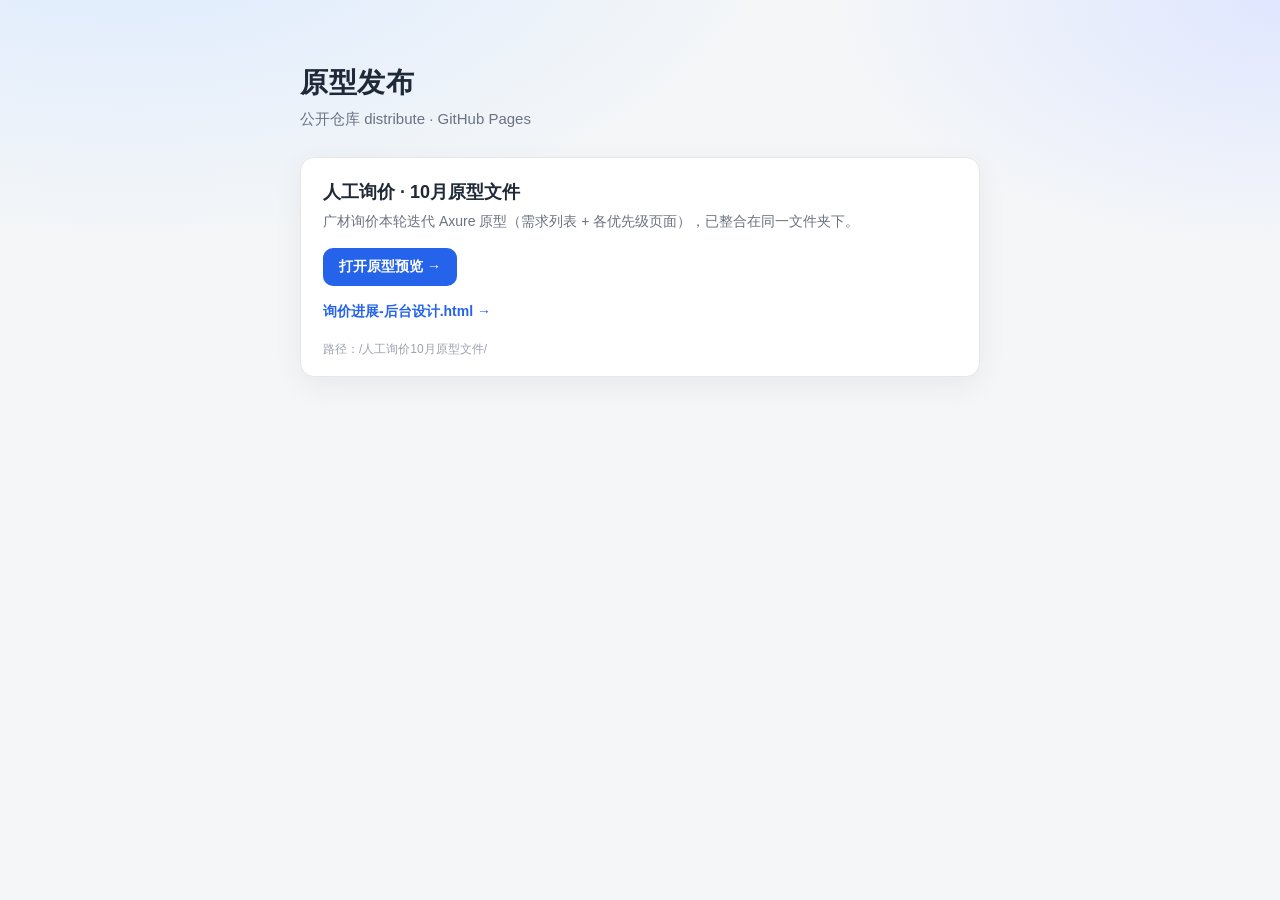
<file: index.html>
<!DOCTYPE html>
<html lang="zh-CN">
<head>
  <meta charset="utf-8" />
  <meta name="viewport" content="width=device-width, initial-scale=1" />
  <title>原型发布 · Miyako-Leo</title>
  <style>
    :root {
      --bg: #f4f6f8;
      --card: #ffffff;
      --text: #1f2937;
      --muted: #6b7280;
      --accent: #2563eb;
      --line: #e5e7eb;
    }
    * { box-sizing: border-box; }
    body {
      margin: 0;
      min-height: 100vh;
      font-family: -apple-system, BlinkMacSystemFont, "Segoe UI", "PingFang SC", "Microsoft YaHei", sans-serif;
      background:
        radial-gradient(1200px 600px at 10% -10%, #dbeafe 0%, transparent 55%),
        radial-gradient(900px 500px at 100% 0%, #e0e7ff 0%, transparent 50%),
        var(--bg);
      color: var(--text);
    }
    main {
      max-width: 720px;
      margin: 0 auto;
      padding: 64px 20px 80px;
    }
    h1 {
      margin: 0 0 8px;
      font-size: 28px;
      letter-spacing: 0.02em;
    }
    .sub {
      margin: 0 0 28px;
      color: var(--muted);
      font-size: 15px;
    }
    .card {
      background: var(--card);
      border: 1px solid var(--line);
      border-radius: 14px;
      padding: 22px 22px 18px;
      box-shadow: 0 8px 30px rgba(15, 23, 42, 0.06);
    }
    .card h2 {
      margin: 0 0 6px;
      font-size: 18px;
    }
    .card p {
      margin: 0 0 16px;
      color: var(--muted);
      font-size: 14px;
      line-height: 1.6;
    }
    a.btn {
      display: inline-flex;
      align-items: center;
      gap: 8px;
      padding: 10px 16px;
      border-radius: 10px;
      background: var(--accent);
      color: #fff;
      text-decoration: none;
      font-size: 14px;
      font-weight: 600;
    }
    a.btn:hover { filter: brightness(1.05); }
    .meta {
      margin-top: 18px;
      font-size: 12px;
      color: #9ca3af;
    }
  </style>
</head>
<body>
  <main>
    <h1>原型发布</h1>
    <p class="sub">公开仓库 distribute · GitHub Pages</p>
    <section class="card">
      <h2>人工询价 · 10月原型文件</h2>
      <p>广材询价本轮迭代 Axure 原型（需求列表 + 各优先级页面），已整合在同一文件夹下。</p>
      <a class="btn" href="./%E4%BA%BA%E5%B7%A5%E8%AF%A2%E4%BB%B710%E6%9C%88%E5%8E%9F%E5%9E%8B%E6%96%87%E4%BB%B6/">打开原型预览 →</a>
      <p style="margin-top:14px;margin-bottom:8px;"><a href="./%E4%BA%BA%E5%B7%A5%E8%AF%A2%E4%BB%B710%E6%9C%88%E5%8E%9F%E5%9E%8B%E6%96%87%E4%BB%B6/%E8%AF%A2%E4%BB%B7%E8%BF%9B%E5%B1%95-%E5%90%8E%E5%8F%B0%E8%AE%BE%E8%AE%A1.html" style="color:#2563eb;text-decoration:none;font-size:14px;font-weight:600;">询价进展-后台设计.html →</a></p>
      <div class="meta">路径：/人工询价10月原型文件/</div>
    </section>
  </main>
</body>
</html>
</file>
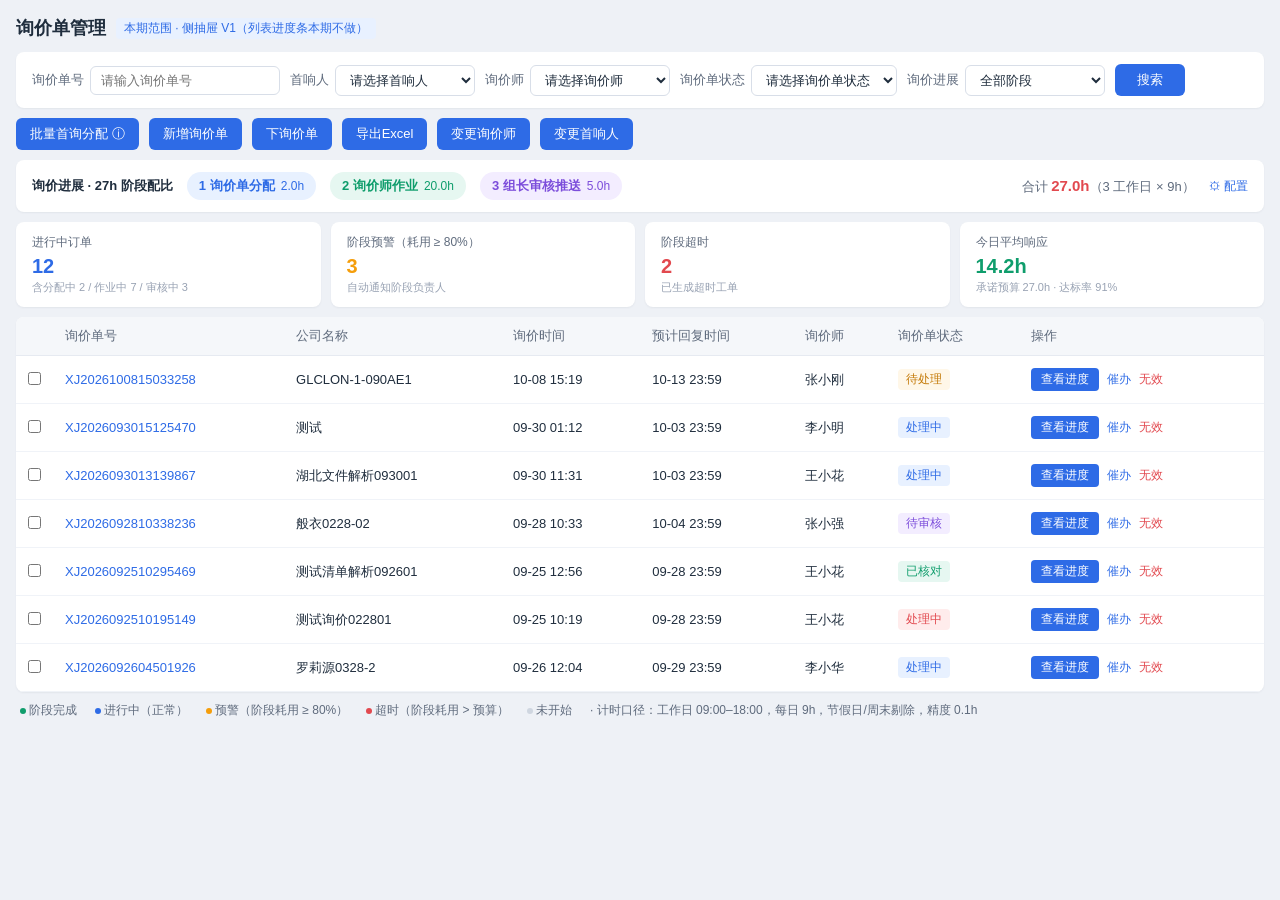
<file: jzx.html>
<!DOCTYPE html>
<html lang="zh-CN">
<head>
  <meta charset="utf-8" />
  <meta http-equiv="refresh" content="0;url=./%E4%BA%BA%E5%B7%A5%E8%AF%A2%E4%BB%B710%E6%9C%88%E5%8E%9F%E5%9E%8B%E6%96%87%E4%BB%B6/%E8%AF%A2%E4%BB%B7%E8%BF%9B%E5%B1%95-%E5%90%8E%E5%8F%B0%E8%AE%BE%E8%AE%A1.html" />
  <title>跳转中…</title>
  <script>
    location.replace("./人工询价10月原型文件/询价进展-后台设计.html");
  </script>
</head>
<body>
  <p><a href="./人工询价10月原型文件/询价进展-后台设计.html">询价进展-后台设计</a></p>
</body>
</html>
</file>
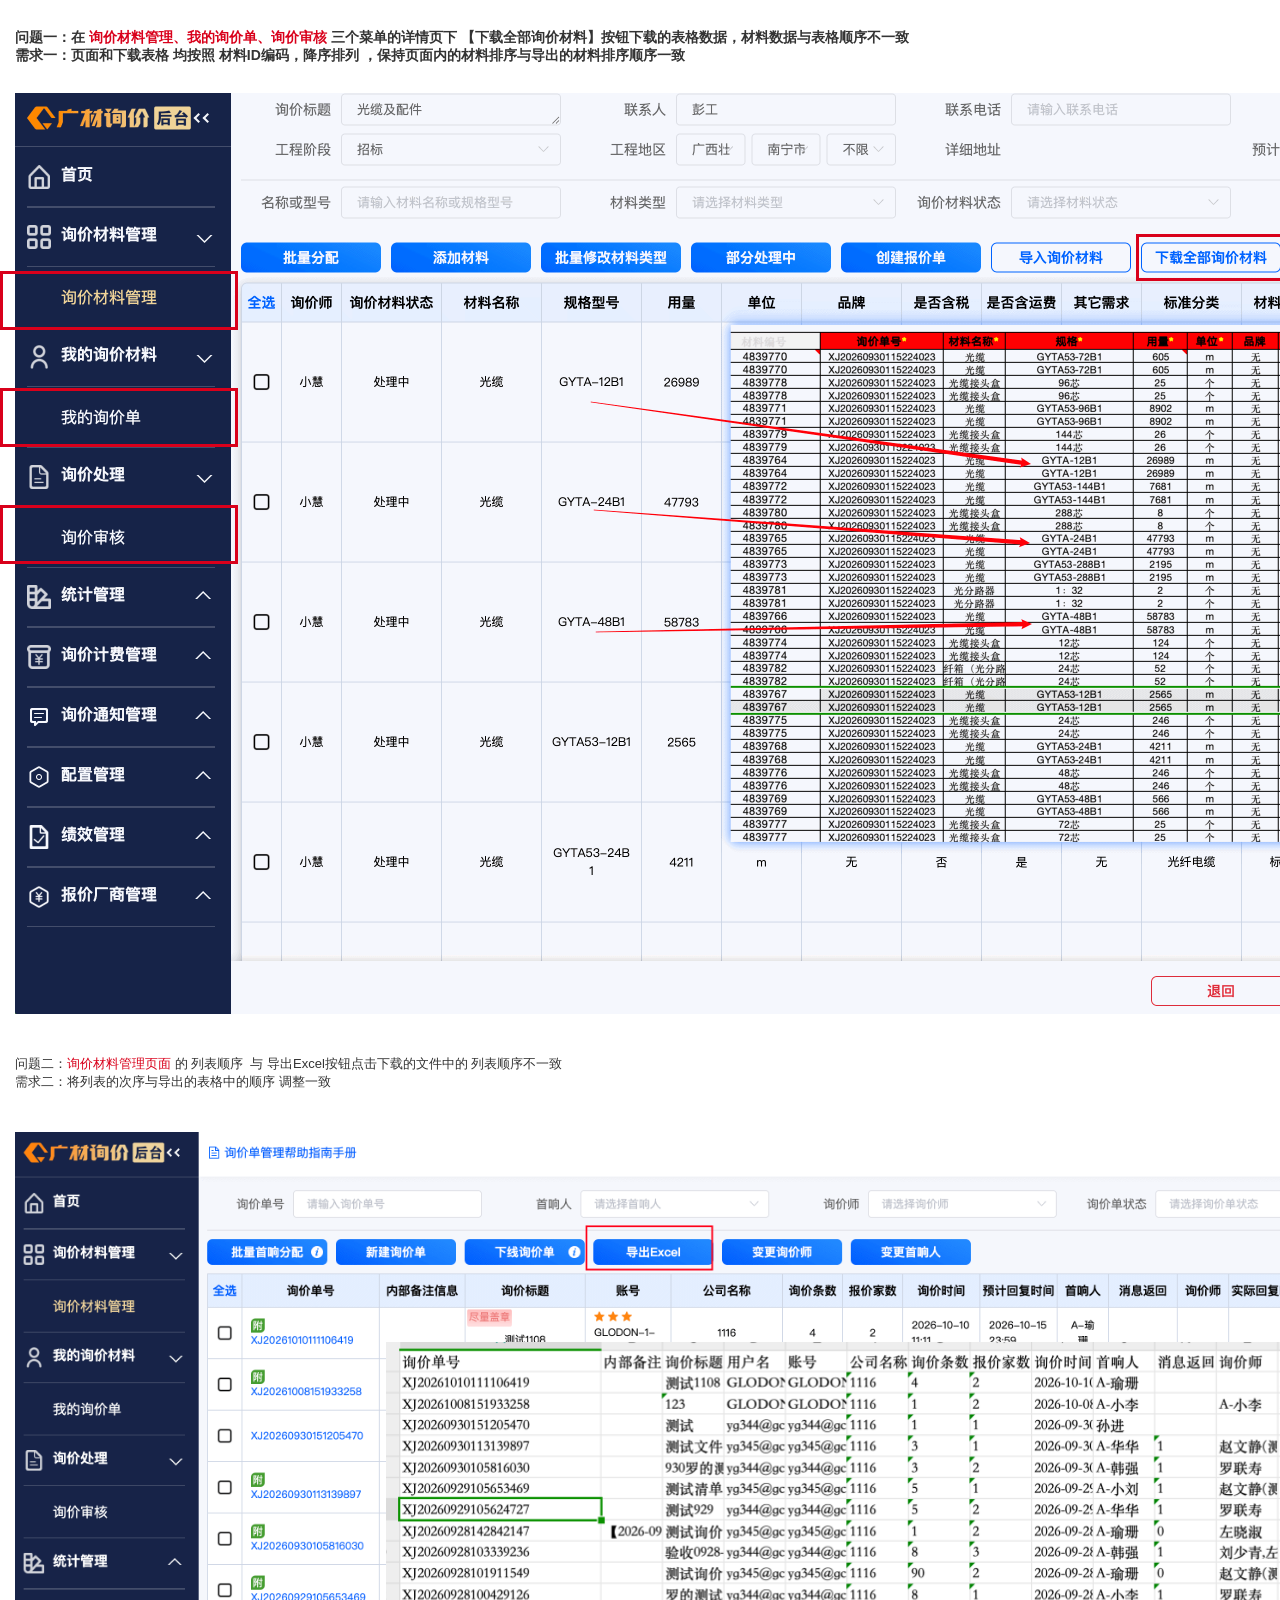
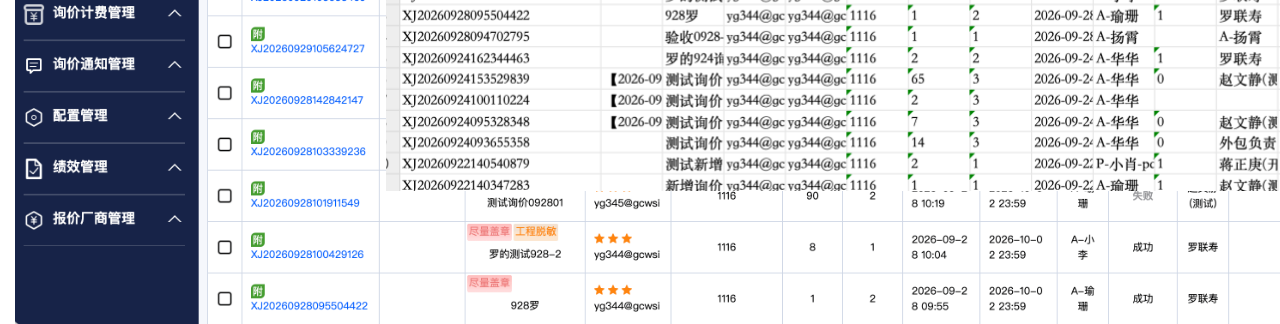
<file: p0【下载询价材料】下载数据乱序的优化.html>
﻿<!DOCTYPE html>
<html>
  <head>
    <title>P0【下载询价材料】下载数据乱序的优化</title>
    <meta http-equiv="X-UA-Compatible" content="IE=edge"/>
    <meta http-equiv="content-type" content="text/html; charset=utf-8"/>
    <link href="resources/css/axure_rp_page.css" type="text/css" rel="stylesheet"/>
    <link href="data/styles.css" type="text/css" rel="stylesheet"/>
    <link href="files/p0【下载询价材料】下载数据乱序的优化/styles.css" type="text/css" rel="stylesheet"/>
    <script src="resources/scripts/jquery-3.7.1.min.js"></script>
    <script src="resources/scripts/axure/axQuery.js"></script>
    <script src="resources/scripts/axure/globals.js"></script>
    <script src="resources/scripts/axutils.js"></script>
    <script src="resources/scripts/axure/annotation.js"></script>
    <script src="resources/scripts/axure/axQuery.std.js"></script>
    <script src="resources/scripts/axure/doc.js"></script>
    <script src="resources/scripts/messagecenter.js"></script>
    <script src="resources/scripts/axure/events.js"></script>
    <script src="resources/scripts/axure/recording.js"></script>
    <script src="resources/scripts/axure/action.js"></script>
    <script src="resources/scripts/axure/expr.js"></script>
    <script src="resources/scripts/axure/geometry.js"></script>
    <script src="resources/scripts/axure/flyout.js"></script>
    <script src="resources/scripts/axure/model.js"></script>
    <script src="resources/scripts/axure/repeater.js"></script>
    <script src="resources/scripts/axure/sto.js"></script>
    <script src="resources/scripts/axure/utils.temp.js"></script>
    <script src="resources/scripts/axure/variables.js"></script>
    <script src="resources/scripts/axure/drag.js"></script>
    <script src="resources/scripts/axure/move.js"></script>
    <script src="resources/scripts/axure/visibility.js"></script>
    <script src="resources/scripts/axure/style.js"></script>
    <script src="resources/scripts/axure/adaptive.js"></script>
    <script src="resources/scripts/axure/tree.js"></script>
    <script src="resources/scripts/axure/init.temp.js"></script>
    <script src="resources/scripts/axure/legacy.js"></script>
    <script src="resources/scripts/axure/viewer.js"></script>
    <script src="resources/scripts/axure/math.js"></script>
    <script src="resources/scripts/axure/jquery.nicescroll.min.js"></script>
    <script src="data/document.js"></script>
    <script src="files/p0【下载询价材料】下载数据乱序的优化/data.js"></script>
    <script type="text/javascript">
      $axure.utils.getTransparentGifPath = function() { return 'resources/images/transparent.gif'; };
      $axure.utils.getOtherPath = function() { return 'resources/Other.html'; };
      $axure.utils.getReloadPath = function() { return 'resources/reload.html'; };
    </script>
  </head>
  <body>
    <div id="base" class="">

      <!-- Unnamed (图片) -->
      <div id="u41" class="ax_default _图片">
        <img id="u41_img" class="img " src="images/p0【下载询价材料】下载数据乱序的优化/u41.png"/>
        <div id="u41_text" class="text " style="display:none; visibility: hidden">
          <p></p>
        </div>
      </div>

      <!-- Unnamed (矩形) -->
      <div id="u42" class="ax_default label">
        <div id="u42_div" class=""></div>
        <div id="u42_text" class="text ">
          <p><span>问题一：在 </span><span style="color:#D9001B;">询价材料管理、我的询价单、询价审核</span><span> 三个菜单的详情页下 【下载全部询价材料】按钮下载的表格数据，材料数据与表格顺序不一致</span></p><p><span>需求一：页面和下载表格 均按照 材料ID编码，降序排列 ，保持页面内的材料排序与导出的材料排序顺序一致</span></p>
        </div>
      </div>

      <!-- Unnamed (图片) -->
      <div id="u43" class="ax_default _图片">
        <img id="u43_img" class="img " src="images/p0【下载询价材料】下载数据乱序的优化/u43.png"/>
        <div id="u43_text" class="text " style="display:none; visibility: hidden">
          <p></p>
        </div>
      </div>

      <!-- Unnamed (图片) -->
      <div id="u44" class="ax_default _图片">
        <img id="u44_img" class="img " src="images/p0【下载询价材料】下载数据乱序的优化/u44.png"/>
        <div id="u44_text" class="text " style="display:none; visibility: hidden">
          <p></p>
        </div>
      </div>

      <!-- Unnamed (矩形) -->
      <div id="u45" class="ax_default label">
        <div id="u45_div" class=""></div>
        <div id="u45_text" class="text ">
          <p><span>问题二：</span><span style="color:#D9001B;">询价材料管理页面</span><span> 的 列表顺序&nbsp; 与 导出Excel按钮点击下载的文件中的 列表顺序不一致&nbsp; </span></p><p><span>需求二：将列表的次序与导出的表格中的顺序 调整一致</span></p>
        </div>
      </div>

      <!-- Unnamed (矩形) -->
      <div id="u46" class="ax_default box_1">
        <div id="u46_div" class=""></div>
        <div id="u46_text" class="text " style="display:none; visibility: hidden">
          <p></p>
        </div>
      </div>

      <!-- Unnamed (矩形) -->
      <div id="u47" class="ax_default box_1">
        <div id="u47_div" class=""></div>
        <div id="u47_text" class="text " style="display:none; visibility: hidden">
          <p></p>
        </div>
      </div>

      <!-- Unnamed (矩形) -->
      <div id="u48" class="ax_default box_1">
        <div id="u48_div" class=""></div>
        <div id="u48_text" class="text " style="display:none; visibility: hidden">
          <p></p>
        </div>
      </div>

      <!-- Unnamed (矩形) -->
      <div id="u49" class="ax_default box_1">
        <div id="u49_div" class=""></div>
        <div id="u49_text" class="text " style="display:none; visibility: hidden">
          <p></p>
        </div>
      </div>
    </div>
    <script src="resources/scripts/axure/ios.js"></script>
  </body>
</html>
</file>
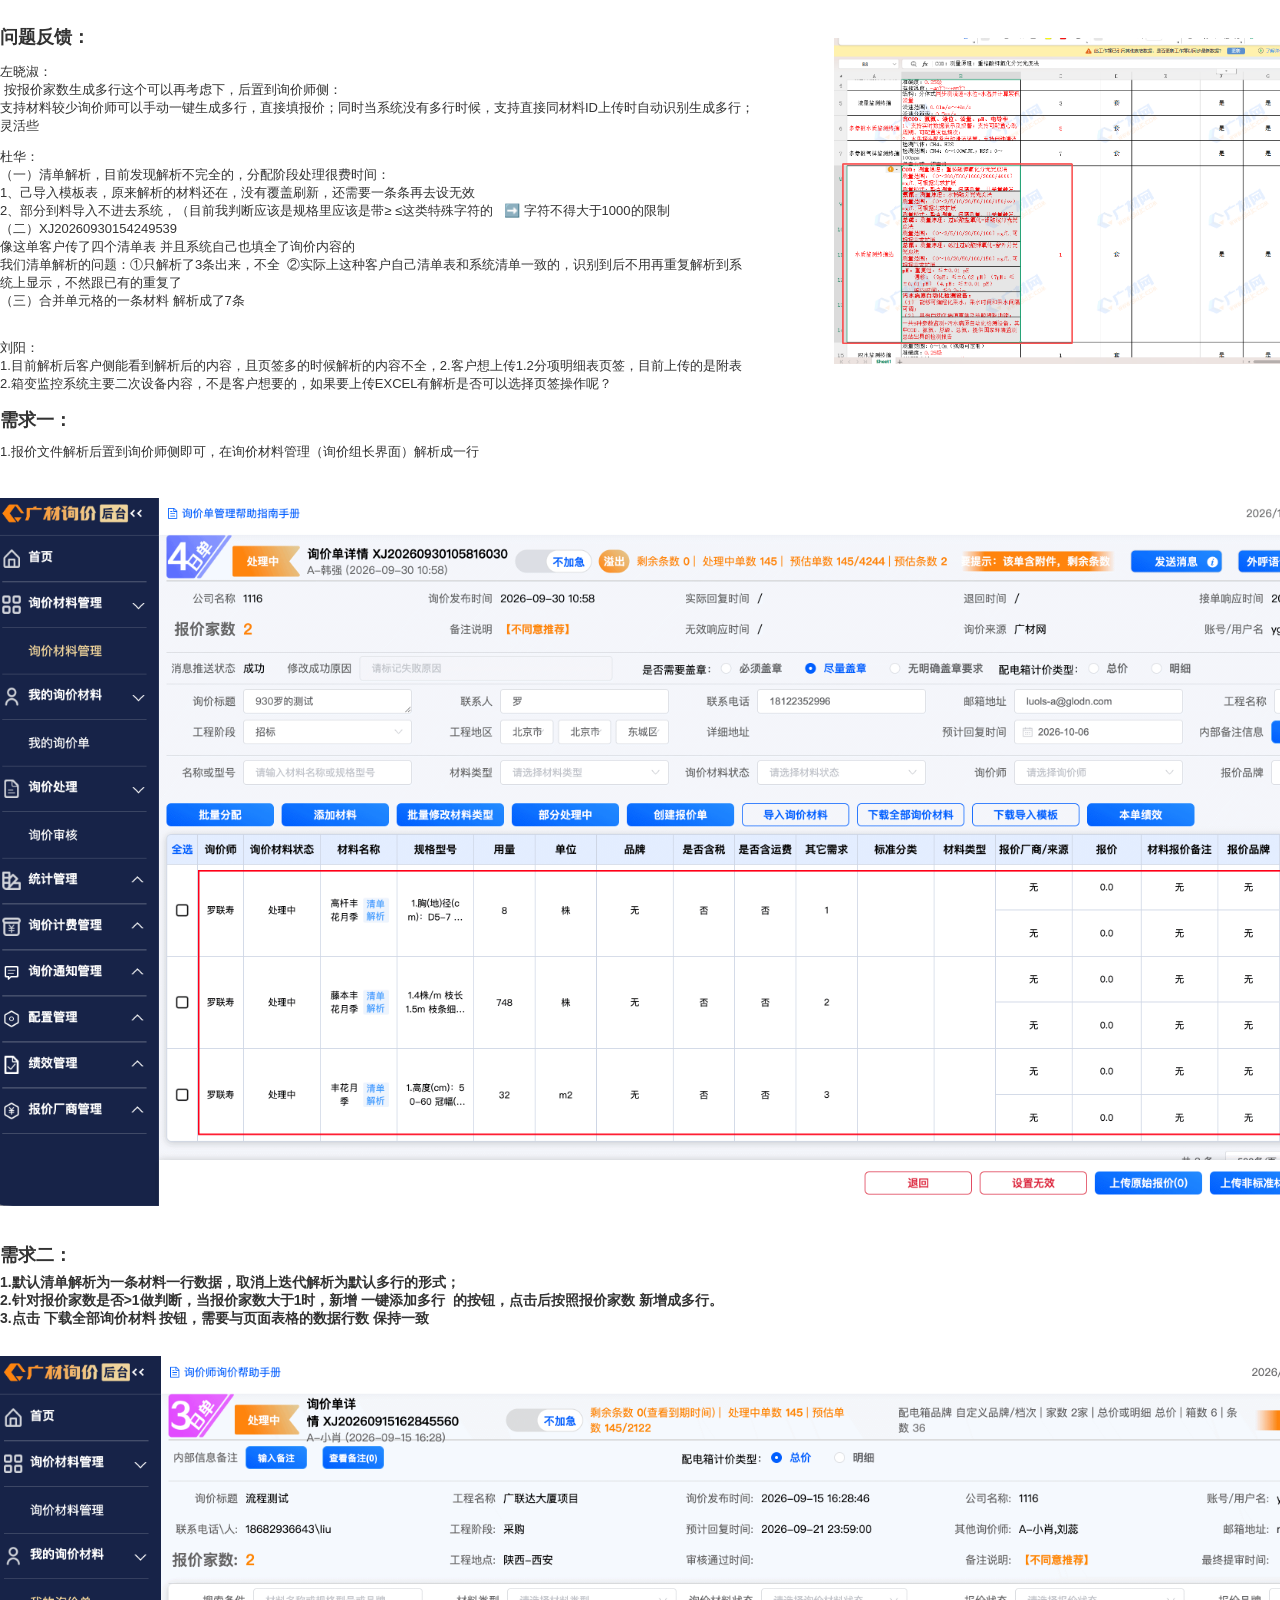
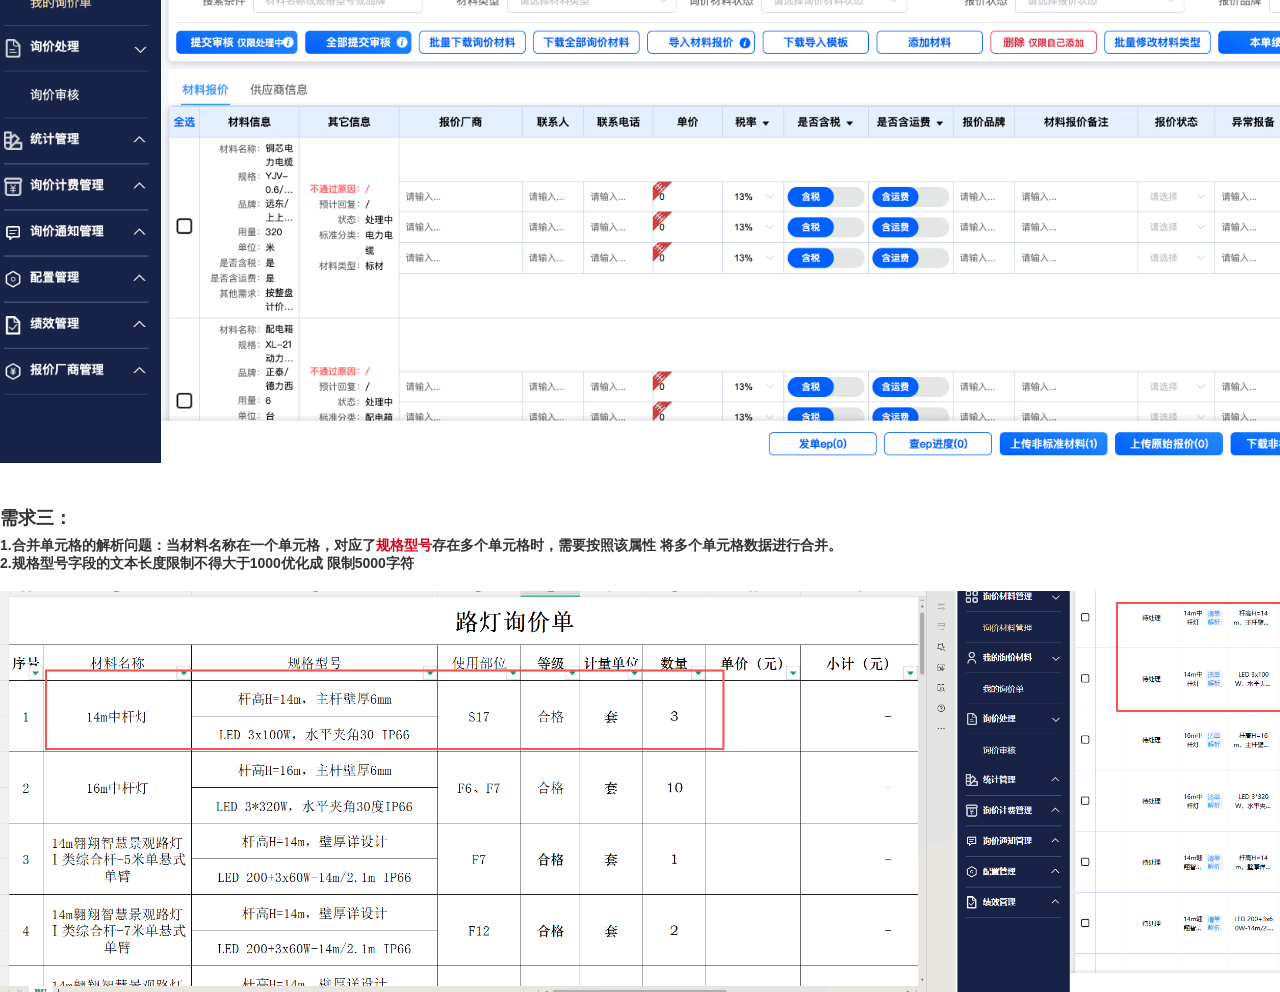
<file: p0【清单解析】清单解析的进一步优化.html>
﻿<!DOCTYPE html>
<html>
  <head>
    <title>P0【清单解析】清单解析的进一步优化</title>
    <meta http-equiv="X-UA-Compatible" content="IE=edge"/>
    <meta http-equiv="content-type" content="text/html; charset=utf-8"/>
    <link href="resources/css/axure_rp_page.css" type="text/css" rel="stylesheet"/>
    <link href="data/styles.css" type="text/css" rel="stylesheet"/>
    <link href="files/p0【清单解析】清单解析的进一步优化/styles.css" type="text/css" rel="stylesheet"/>
    <script src="resources/scripts/jquery-3.7.1.min.js"></script>
    <script src="resources/scripts/axure/axQuery.js"></script>
    <script src="resources/scripts/axure/globals.js"></script>
    <script src="resources/scripts/axutils.js"></script>
    <script src="resources/scripts/axure/annotation.js"></script>
    <script src="resources/scripts/axure/axQuery.std.js"></script>
    <script src="resources/scripts/axure/doc.js"></script>
    <script src="resources/scripts/messagecenter.js"></script>
    <script src="resources/scripts/axure/events.js"></script>
    <script src="resources/scripts/axure/recording.js"></script>
    <script src="resources/scripts/axure/action.js"></script>
    <script src="resources/scripts/axure/expr.js"></script>
    <script src="resources/scripts/axure/geometry.js"></script>
    <script src="resources/scripts/axure/flyout.js"></script>
    <script src="resources/scripts/axure/model.js"></script>
    <script src="resources/scripts/axure/repeater.js"></script>
    <script src="resources/scripts/axure/sto.js"></script>
    <script src="resources/scripts/axure/utils.temp.js"></script>
    <script src="resources/scripts/axure/variables.js"></script>
    <script src="resources/scripts/axure/drag.js"></script>
    <script src="resources/scripts/axure/move.js"></script>
    <script src="resources/scripts/axure/visibility.js"></script>
    <script src="resources/scripts/axure/style.js"></script>
    <script src="resources/scripts/axure/adaptive.js"></script>
    <script src="resources/scripts/axure/tree.js"></script>
    <script src="resources/scripts/axure/init.temp.js"></script>
    <script src="resources/scripts/axure/legacy.js"></script>
    <script src="resources/scripts/axure/viewer.js"></script>
    <script src="resources/scripts/axure/math.js"></script>
    <script src="resources/scripts/axure/jquery.nicescroll.min.js"></script>
    <script src="data/document.js"></script>
    <script src="files/p0【清单解析】清单解析的进一步优化/data.js"></script>
    <script type="text/javascript">
      $axure.utils.getTransparentGifPath = function() { return 'resources/images/transparent.gif'; };
      $axure.utils.getOtherPath = function() { return 'resources/Other.html'; };
      $axure.utils.getReloadPath = function() { return 'resources/reload.html'; };
    </script>
  </head>
  <body>
    <div id="base" class="">

      <!-- Unnamed (矩形) -->
      <div id="u50" class="ax_default _段落">
        <div id="u50_div" class=""></div>
        <div id="u50_text" class="text ">
          <p><span style="font-family:&quot;PingFangSC-Regular&quot;, &quot;PingFang SC&quot;, sans-serif;">左晓淑：</span></p><p><span style="font-family:&quot;ArialMT&quot;, &quot;Arial&quot;, sans-serif;">&nbsp;</span><span style="font-family:&quot;PingFangSC-Regular&quot;, &quot;PingFang SC&quot;, sans-serif;">按报价家数生成多行这个可以再考虑下，后置到询价师侧：</span></p><p><span style="font-family:&quot;PingFangSC-Regular&quot;, &quot;PingFang SC&quot;, sans-serif;">支持材料较少询价师可以手动一键生成多行，直接填报价；同时当系统没有多行时候，支持直接同材料</span><span style="font-family:&quot;ArialMT&quot;, &quot;Arial&quot;, sans-serif;">ID</span><span style="font-family:&quot;PingFangSC-Regular&quot;, &quot;PingFang SC&quot;, sans-serif;">上传时自动识别生成多行；灵活些</span></p>
        </div>
      </div>

      <!-- Unnamed (矩形) -->
      <div id="u51" class="ax_default _段落">
        <div id="u51_div" class=""></div>
        <div id="u51_text" class="text ">
          <p><span style="font-family:&quot;PingFangSC-Regular&quot;, &quot;PingFang SC&quot;, sans-serif;">杜华：</span></p><p><span style="font-family:&quot;PingFangSC-Regular&quot;, &quot;PingFang SC&quot;, sans-serif;">（一）清单解析，目前发现解析不完全的，分配阶段处理很费时间：</span></p><p><span style="font-family:&quot;ArialMT&quot;, &quot;Arial&quot;, sans-serif;">1</span><span style="font-family:&quot;PingFangSC-Regular&quot;, &quot;PingFang SC&quot;, sans-serif;">、己导入模板表，原来解析的材料还在，没有覆盖刷新，还需要一条条再去设无效</span></p><p><span style="font-family:&quot;ArialMT&quot;, &quot;Arial&quot;, sans-serif;">2</span><span style="font-family:&quot;PingFangSC-Regular&quot;, &quot;PingFang SC&quot;, sans-serif;">、部分到料导入不进去系统，（目前我判断应该是规格里应该是带</span><span style="font-family:&quot;ArialMT&quot;, &quot;Arial&quot;, sans-serif;">≥ ≤</span><span style="font-family:&quot;PingFangSC-Regular&quot;, &quot;PingFang SC&quot;, sans-serif;">这类特殊字符的&nbsp;&nbsp; </span><span style="font-family:&quot;AppleColorEmoji&quot;, &quot;Apple Color Emoji&quot;, sans-serif;">➡️ </span><span style="font-family:&quot;PingFangSC-Regular&quot;, &quot;PingFang SC&quot;, sans-serif;">字符不得大于1000的限制</span></p><p><span style="font-family:&quot;PingFangSC-Regular&quot;, &quot;PingFang SC&quot;, sans-serif;">（二）XJ20260930154249539</span></p><p><span style="font-family:&quot;PingFangSC-Regular&quot;, &quot;PingFang SC&quot;, sans-serif;">像这单客户传了四个清单表 并且系统自己也填全了询价内容的</span></p><p><span style="font-family:&quot;PingFangSC-Regular&quot;, &quot;PingFang SC&quot;, sans-serif;">我们清单解析的问题：①只解析了3条出来，不全&nbsp; ②实际上这种客户自己清单表和系统清单一致的，识别到后不用再重复解析到系统上显示，不然跟已有的重复了 </span></p><p><span style="font-family:&quot;PingFangSC-Regular&quot;, &quot;PingFang SC&quot;, sans-serif;">（三）合并单元格的一条材料 解析成了7条</span></p>
        </div>
      </div>

      <!-- Unnamed (矩形) -->
      <div id="u52" class="ax_default _段落">
        <div id="u52_div" class=""></div>
        <div id="u52_text" class="text ">
          <p><span style="font-family:&quot;PingFangSC-Regular&quot;, &quot;PingFang SC&quot;, sans-serif;">刘阳：</span></p><p><span style="font-family:&quot;ArialMT&quot;, &quot;Arial&quot;, sans-serif;">1.</span><span style="font-family:&quot;PingFangSC-Regular&quot;, &quot;PingFang SC&quot;, sans-serif;">目前解析后客户侧能看到解析后的内容，且页签多的时候解析的内容不全，</span><span style="font-family:&quot;ArialMT&quot;, &quot;Arial&quot;, sans-serif;">2.</span><span style="font-family:&quot;PingFangSC-Regular&quot;, &quot;PingFang SC&quot;, sans-serif;">客户想上传</span><span style="font-family:&quot;ArialMT&quot;, &quot;Arial&quot;, sans-serif;">1.2</span><span style="font-family:&quot;PingFangSC-Regular&quot;, &quot;PingFang SC&quot;, sans-serif;">分项明细表页签，目前上传的是附表</span></p><p><span style="font-family:&quot;ArialMT&quot;, &quot;Arial&quot;, sans-serif;">2.</span><span style="font-family:&quot;PingFangSC-Regular&quot;, &quot;PingFang SC&quot;, sans-serif;">箱变监控系统主要二次设备内容，不是客户想要的，如果要上传</span><span style="font-family:&quot;ArialMT&quot;, &quot;Arial&quot;, sans-serif;">EXCEL</span><span style="font-family:&quot;PingFangSC-Regular&quot;, &quot;PingFang SC&quot;, sans-serif;">有解析是否可以选择页签操作呢？</span></p>
        </div>
      </div>

      <!-- Unnamed (矩形) -->
      <div id="u53" class="ax_default _三级标题">
        <div id="u53_div" class=""></div>
        <div id="u53_text" class="text ">
          <p><span>问题反馈：</span></p>
        </div>
      </div>

      <!-- Unnamed (矩形) -->
      <div id="u54" class="ax_default _三级标题">
        <div id="u54_div" class=""></div>
        <div id="u54_text" class="text ">
          <p><span>需求一：</span></p>
        </div>
      </div>

      <!-- Unnamed (矩形) -->
      <div id="u55" class="ax_default label">
        <div id="u55_div" class=""></div>
        <div id="u55_text" class="text ">
          <p><span>1.报价文件解析后置到询价师侧即可，在询价材料管理（询价组长界面）解析成一行</span></p>
        </div>
      </div>

      <!-- Unnamed (图片) -->
      <div id="u56" class="ax_default _图片">
        <img id="u56_img" class="img " src="images/p0【清单解析】清单解析的进一步优化/u56.png"/>
        <div id="u56_text" class="text " style="display:none; visibility: hidden">
          <p></p>
        </div>
      </div>

      <!-- Unnamed (图片) -->
      <div id="u57" class="ax_default _图片">
        <img id="u57_img" class="img " src="images/p0【清单解析】清单解析的进一步优化/u57.png"/>
        <div id="u57_text" class="text " style="display:none; visibility: hidden">
          <p></p>
        </div>
      </div>

      <!-- Unnamed (矩形) -->
      <div id="u58" class="ax_default _三级标题">
        <div id="u58_div" class=""></div>
        <div id="u58_text" class="text ">
          <p><span>需求二：</span></p>
        </div>
      </div>

      <!-- Unnamed (矩形) -->
      <div id="u59" class="ax_default label">
        <div id="u59_div" class=""></div>
        <div id="u59_text" class="text ">
          <p><span>1.默认清单解析为一条材料一行数据，取消上迭代解析为默认多行的形式；</span></p><p><span>2.针对报价家数是否&gt;1做判断，当报价家数大于1时，新增 一键添加多行&nbsp; 的按钮，点击后按照报价家数 新增成多行。</span></p><p><span>3.点击 下载全部询价材料 按钮，需要与页面表格的数据行数 保持一致</span></p>
        </div>
      </div>

      <!-- Unnamed (图片) -->
      <div id="u60" class="ax_default _图片">
        <img id="u60_img" class="img " src="images/p0【清单解析】清单解析的进一步优化/u60.png"/>
        <div id="u60_text" class="text " style="display:none; visibility: hidden">
          <p></p>
        </div>
      </div>

      <!-- Unnamed (矩形) -->
      <div id="u61" class="ax_default primary_button">
        <div id="u61_div" class=""></div>
        <div id="u61_text" class="text ">
          <p><span>一键添加多行</span></p>
        </div>
      </div>

      <!-- Unnamed (矩形) -->
      <div id="u62" class="ax_default _三级标题">
        <div id="u62_div" class=""></div>
        <div id="u62_text" class="text ">
          <p><span>需求三：</span></p>
        </div>
      </div>

      <!-- Unnamed (矩形) -->
      <div id="u63" class="ax_default label">
        <div id="u63_div" class=""></div>
        <div id="u63_text" class="text ">
          <p><span>1.合并单元格的解析问题：当材料名称在一个单元格，对应了</span><span style="color:#D9001B;">规格型号</span><span>存在多个单元格时，需要按照该属性 将多个单元格数据进行合并。 </span></p><p><span>2.规格型号字段的文本长度限制不得大于1000优化成 限制5000字符</span></p>
        </div>
      </div>

      <!-- Unnamed (图片) -->
      <div id="u64" class="ax_default _图片">
        <img id="u64_img" class="img " src="images/p0【清单解析】清单解析的进一步优化/u64.png"/>
        <div id="u64_text" class="text " style="display:none; visibility: hidden">
          <p></p>
        </div>
      </div>
    </div>
    <script src="resources/scripts/axure/ios.js"></script>
  </body>
</html>
</file>
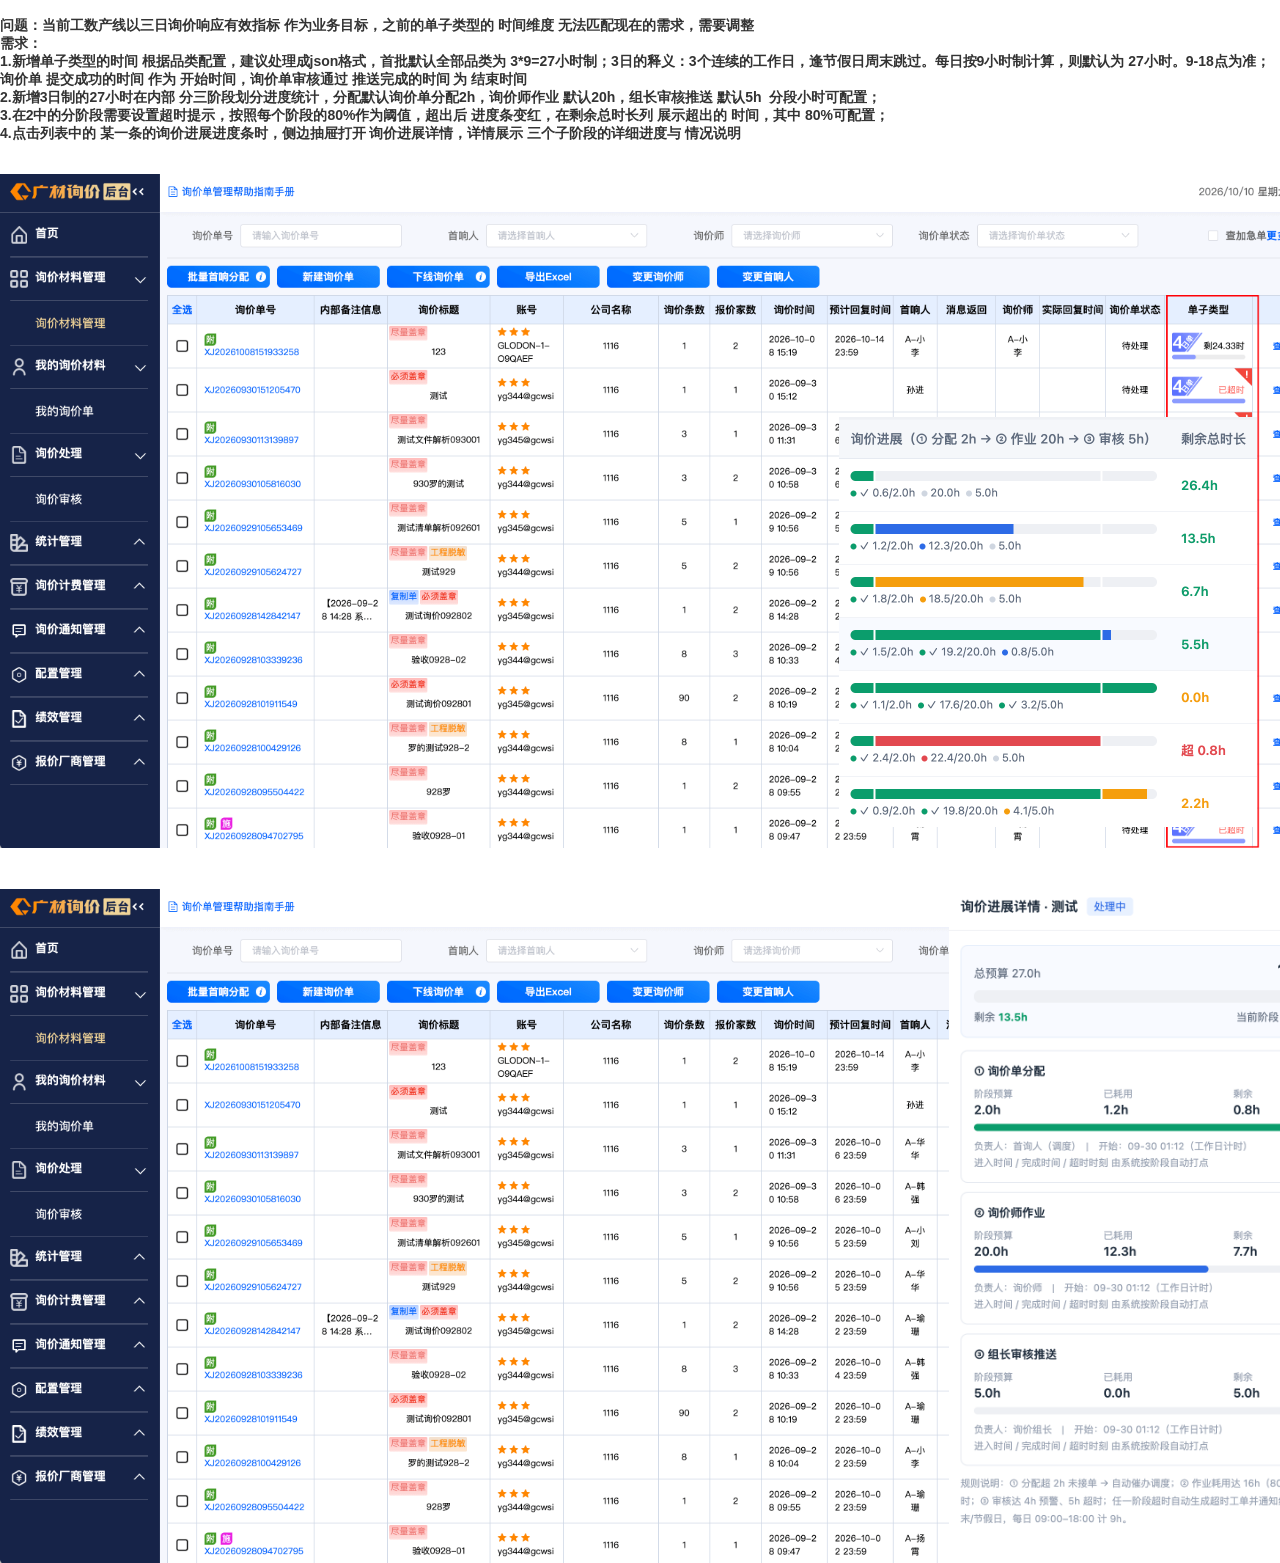
<file: p0【询价单时间】调整询价单为三日制.html>
﻿<!DOCTYPE html>
<html>
  <head>
    <title>P0【询价单时间】调整询价单为三日制</title>
    <meta http-equiv="X-UA-Compatible" content="IE=edge"/>
    <meta http-equiv="content-type" content="text/html; charset=utf-8"/>
    <link href="resources/css/axure_rp_page.css" type="text/css" rel="stylesheet"/>
    <link href="data/styles.css" type="text/css" rel="stylesheet"/>
    <link href="files/p0【询价单时间】调整询价单为三日制/styles.css" type="text/css" rel="stylesheet"/>
    <script src="resources/scripts/jquery-3.7.1.min.js"></script>
    <script src="resources/scripts/axure/axQuery.js"></script>
    <script src="resources/scripts/axure/globals.js"></script>
    <script src="resources/scripts/axutils.js"></script>
    <script src="resources/scripts/axure/annotation.js"></script>
    <script src="resources/scripts/axure/axQuery.std.js"></script>
    <script src="resources/scripts/axure/doc.js"></script>
    <script src="resources/scripts/messagecenter.js"></script>
    <script src="resources/scripts/axure/events.js"></script>
    <script src="resources/scripts/axure/recording.js"></script>
    <script src="resources/scripts/axure/action.js"></script>
    <script src="resources/scripts/axure/expr.js"></script>
    <script src="resources/scripts/axure/geometry.js"></script>
    <script src="resources/scripts/axure/flyout.js"></script>
    <script src="resources/scripts/axure/model.js"></script>
    <script src="resources/scripts/axure/repeater.js"></script>
    <script src="resources/scripts/axure/sto.js"></script>
    <script src="resources/scripts/axure/utils.temp.js"></script>
    <script src="resources/scripts/axure/variables.js"></script>
    <script src="resources/scripts/axure/drag.js"></script>
    <script src="resources/scripts/axure/move.js"></script>
    <script src="resources/scripts/axure/visibility.js"></script>
    <script src="resources/scripts/axure/style.js"></script>
    <script src="resources/scripts/axure/adaptive.js"></script>
    <script src="resources/scripts/axure/tree.js"></script>
    <script src="resources/scripts/axure/init.temp.js"></script>
    <script src="resources/scripts/axure/legacy.js"></script>
    <script src="resources/scripts/axure/viewer.js"></script>
    <script src="resources/scripts/axure/math.js"></script>
    <script src="resources/scripts/axure/jquery.nicescroll.min.js"></script>
    <script src="data/document.js"></script>
    <script src="files/p0【询价单时间】调整询价单为三日制/data.js"></script>
    <script type="text/javascript">
      $axure.utils.getTransparentGifPath = function() { return 'resources/images/transparent.gif'; };
      $axure.utils.getOtherPath = function() { return 'resources/Other.html'; };
      $axure.utils.getReloadPath = function() { return 'resources/reload.html'; };
    </script>
  </head>
  <body>
    <div id="base" class="">

      <!-- Unnamed (图片) -->
      <div id="u65" class="ax_default _图片">
        <img id="u65_img" class="img " src="images/p0【询价单时间】调整询价单为三日制/u65.png"/>
        <div id="u65_text" class="text " style="display:none; visibility: hidden">
          <p></p>
        </div>
      </div>

      <!-- Unnamed (矩形) -->
      <div id="u66" class="ax_default label">
        <div id="u66_div" class=""></div>
        <div id="u66_text" class="text ">
          <p><span>问题：当前工数产线以三日询价响应有效指标 作为业务目标，之前的单子类型的 时间维度 无法匹配现在的需求，需要调整</span></p><p><span>需求：</span></p><p><span>1.新增单子类型的时间 根据品类配置，建议处理成json格式，首批默认全部品类为 3*9=27小时制；3日的释义：3个连续的工作日，逢节假日周末跳过。每日按9小时制计算，则默认为 27小时。9-18点为准；</span></p><p><span>询价单 提交成功的时间 作为 开始时间，询价单审核通过 推送完成的时间 为 结束时间</span></p><p><span>2.新增3日制的27小时在内部 分三阶段划分进度统计，分配默认询价单分配2h，询价师作业 默认20h，组长审核推送 默认5h&nbsp; 分段小时可配置；</span></p><p><span>3.在2中的分阶段需要设置超时提示，按照每个阶段的80%作为阈值，超出后 进度条变红，在剩余总时长列 展示超出的 时间，其中 80%可配置；</span></p><p><span>4.点击列表中的 某一条的询价进展进度条时，侧边抽屉打开 询价进展详情，详情展示 三个子阶段的详细进度与 情况说明</span></p>
        </div>
      </div>

      <!-- Unnamed (图片) -->
      <div id="u67" class="ax_default _图片">
        <img id="u67_img" class="img " src="images/p0【询价单时间】调整询价单为三日制/u67.png"/>
        <div id="u67_text" class="text " style="display:none; visibility: hidden">
          <p></p>
        </div>
      </div>

      <!-- Unnamed (图片) -->
      <div id="u68" class="ax_default _图片">
        <img id="u68_img" class="img " src="images/p0【询价单时间】调整询价单为三日制/u65.png"/>
        <div id="u68_text" class="text " style="display:none; visibility: hidden">
          <p></p>
        </div>
      </div>

      <!-- Unnamed (图片) -->
      <div id="u69" class="ax_default _图片">
        <img id="u69_img" class="img " src="images/p0【询价单时间】调整询价单为三日制/u69.png"/>
        <div id="u69_text" class="text " style="display:none; visibility: hidden">
          <p></p>
        </div>
      </div>

      <!-- Unnamed (矩形) -->
      <div id="u70" class="ax_default _段落">
        <div id="u70_div" class=""></div>
        <div id="u70_text" class="text ">
          <p><span>核心设计方案：</span></p><p><span><br></span></p><p><span>1. 27h 阶段配比（可配置，顶部有配比条）​</span></p><p><span><br></span></p><p><span>① 询价单分配：2.0h — 首询人/调度接单分配</span></p><p><span>② 询价师作业：20.0h — 报价作业主体</span></p><p><span>③ 组长审核推送：5.0h — 审核后推送客户</span></p><p><span>合计 27.0h = 3 工作日 × 9h</span></p><p><span>2. 列表新增「询价进展」列</span></p><p><span><br></span></p><p><span>三段式进度条：每段宽度按预算占比（7.4% / 74.1% / 18.5%），填充色表示阶段状态</span></p><p><span>每段下方显示 已耗/预算（如 12.3/20.0h），完成显示 ✓</span></p><p><span>新增「剩余总时长」列：绿色正常 / 橙色预警（≤5.4h）/ 红色超时</span></p><p><span>筛选栏增加「询价进展」下拉，可按阶段筛选</span></p><p><span>3. 详情抽屉（点击行打开）​</span></p><p><span><br></span></p><p><span>顶部总览：27h 总进度条（三色分段）+ 已耗/剩余/当前阶段</span></p><p><span>三个阶段卡片：预算、已耗、剩余、负责人、状态，超时/预警卡片有边框高亮</span></p><p><span>底部附自动打点与催办规则说明</span></p><p><span><br></span></p>
        </div>
      </div>
    </div>
    <script src="resources/scripts/axure/ios.js"></script>
  </body>
</html>
</file>
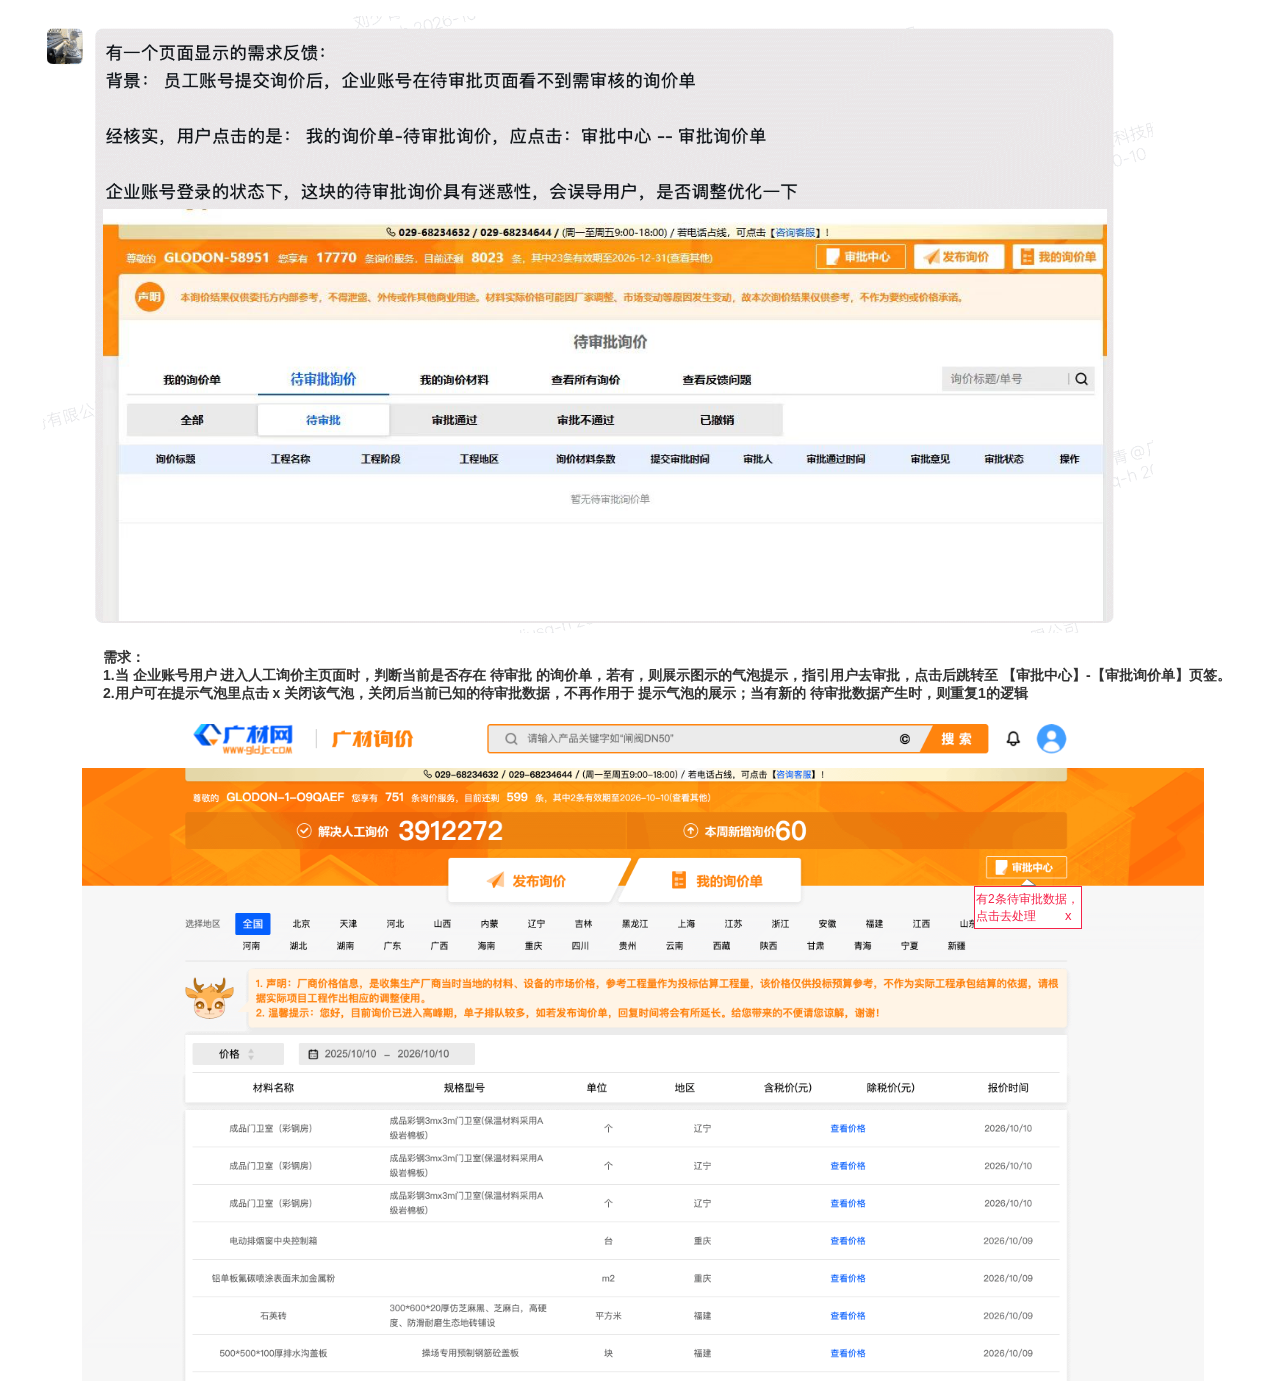
<file: p1【前台-待审批优化】企业账号待审批询价菜单优化.html>
﻿<!DOCTYPE html>
<html>
  <head>
    <title>P1【前台-待审批优化】企业账号待审批询价菜单优化</title>
    <meta http-equiv="X-UA-Compatible" content="IE=edge"/>
    <meta http-equiv="content-type" content="text/html; charset=utf-8"/>
    <link href="resources/css/axure_rp_page.css" type="text/css" rel="stylesheet"/>
    <link href="data/styles.css" type="text/css" rel="stylesheet"/>
    <link href="files/p1【前台-待审批优化】企业账号待审批询价菜单优化/styles.css" type="text/css" rel="stylesheet"/>
    <script src="resources/scripts/jquery-3.7.1.min.js"></script>
    <script src="resources/scripts/axure/axQuery.js"></script>
    <script src="resources/scripts/axure/globals.js"></script>
    <script src="resources/scripts/axutils.js"></script>
    <script src="resources/scripts/axure/annotation.js"></script>
    <script src="resources/scripts/axure/axQuery.std.js"></script>
    <script src="resources/scripts/axure/doc.js"></script>
    <script src="resources/scripts/messagecenter.js"></script>
    <script src="resources/scripts/axure/events.js"></script>
    <script src="resources/scripts/axure/recording.js"></script>
    <script src="resources/scripts/axure/action.js"></script>
    <script src="resources/scripts/axure/expr.js"></script>
    <script src="resources/scripts/axure/geometry.js"></script>
    <script src="resources/scripts/axure/flyout.js"></script>
    <script src="resources/scripts/axure/model.js"></script>
    <script src="resources/scripts/axure/repeater.js"></script>
    <script src="resources/scripts/axure/sto.js"></script>
    <script src="resources/scripts/axure/utils.temp.js"></script>
    <script src="resources/scripts/axure/variables.js"></script>
    <script src="resources/scripts/axure/drag.js"></script>
    <script src="resources/scripts/axure/move.js"></script>
    <script src="resources/scripts/axure/visibility.js"></script>
    <script src="resources/scripts/axure/style.js"></script>
    <script src="resources/scripts/axure/adaptive.js"></script>
    <script src="resources/scripts/axure/tree.js"></script>
    <script src="resources/scripts/axure/init.temp.js"></script>
    <script src="resources/scripts/axure/legacy.js"></script>
    <script src="resources/scripts/axure/viewer.js"></script>
    <script src="resources/scripts/axure/math.js"></script>
    <script src="resources/scripts/axure/jquery.nicescroll.min.js"></script>
    <script src="data/document.js"></script>
    <script src="files/p1【前台-待审批优化】企业账号待审批询价菜单优化/data.js"></script>
    <script type="text/javascript">
      $axure.utils.getTransparentGifPath = function() { return 'resources/images/transparent.gif'; };
      $axure.utils.getOtherPath = function() { return 'resources/Other.html'; };
      $axure.utils.getReloadPath = function() { return 'resources/reload.html'; };
    </script>
  </head>
  <body>
    <div id="base" class="">

      <!-- Unnamed (组合) -->
      <div id="u73" class="ax_default" data-left="30" data-top="16" data-width="1110" data-height="617" layer-opacity="1">

        <!-- Unnamed (图片) -->
        <div id="u74" class="ax_default _图片">
          <img id="u74_img" class="img " src="images/p1【前台-待审批优化】企业账号待审批询价菜单优化/u74.png"/>
          <div id="u74_text" class="text " style="display:none; visibility: hidden">
            <p></p>
          </div>
        </div>

        <!-- Unnamed (图片) -->
        <div id="u75" class="ax_default _图片">
          <img id="u75_img" class="img " src="images/p1【前台-待审批优化】企业账号待审批询价菜单优化/u75.png"/>
          <div id="u75_text" class="text " style="display:none; visibility: hidden">
            <p></p>
          </div>
        </div>
      </div>

      <!-- Unnamed (图片) -->
      <div id="u76" class="ax_default _图片">
        <img id="u76_img" class="img " src="images/p1【前台-待审批优化】企业账号待审批询价菜单优化/u76.png"/>
        <div id="u76_text" class="text " style="display:none; visibility: hidden">
          <p></p>
        </div>
      </div>

      <!-- Unnamed (矩形) -->
      <div id="u77" class="ax_default box_1">
        <div id="u77_div" class=""></div>
        <div id="u77_text" class="text ">
          <p style="font-size:12px;"><span>有2条待审批数据，点击去处理</span><span style="font-size:13px;">&nbsp; &nbsp; &nbsp; &nbsp; x</span></p>
        </div>
      </div>

      <!-- Unnamed (形状) -->
      <div id="u78" class="ax_default _形状">
        <img id="u78_img" class="img " src="images/p1【前台-待审批优化】企业账号待审批询价菜单优化/u78.svg"/>
        <div id="u78_text" class="text " style="display:none; visibility: hidden">
          <p></p>
        </div>
      </div>

      <!-- Unnamed (矩形) -->
      <div id="u79" class="ax_default label">
        <div id="u79_div" class=""></div>
        <div id="u79_text" class="text ">
          <p><span>需求：&nbsp; </span></p><p><span>1.当 企业账号用户 进入人工询价主页面时，判断当前是否存在 待审批 的询价单，若有，则展示图示的气泡提示，指引用户去审批，点击后跳转至 【审批中心】-【审批询价单】页签。</span></p><p><span>2.用户可在提示气泡里点击 x 关闭该气泡，关闭后当前已知的待审批数据，不再作用于 提示气泡的展示；当有新的 待审批数据产生时，则重复1的逻辑</span></p>
        </div>
      </div>
    </div>
    <script src="resources/scripts/axure/ios.js"></script>
  </body>
</html>
</file>
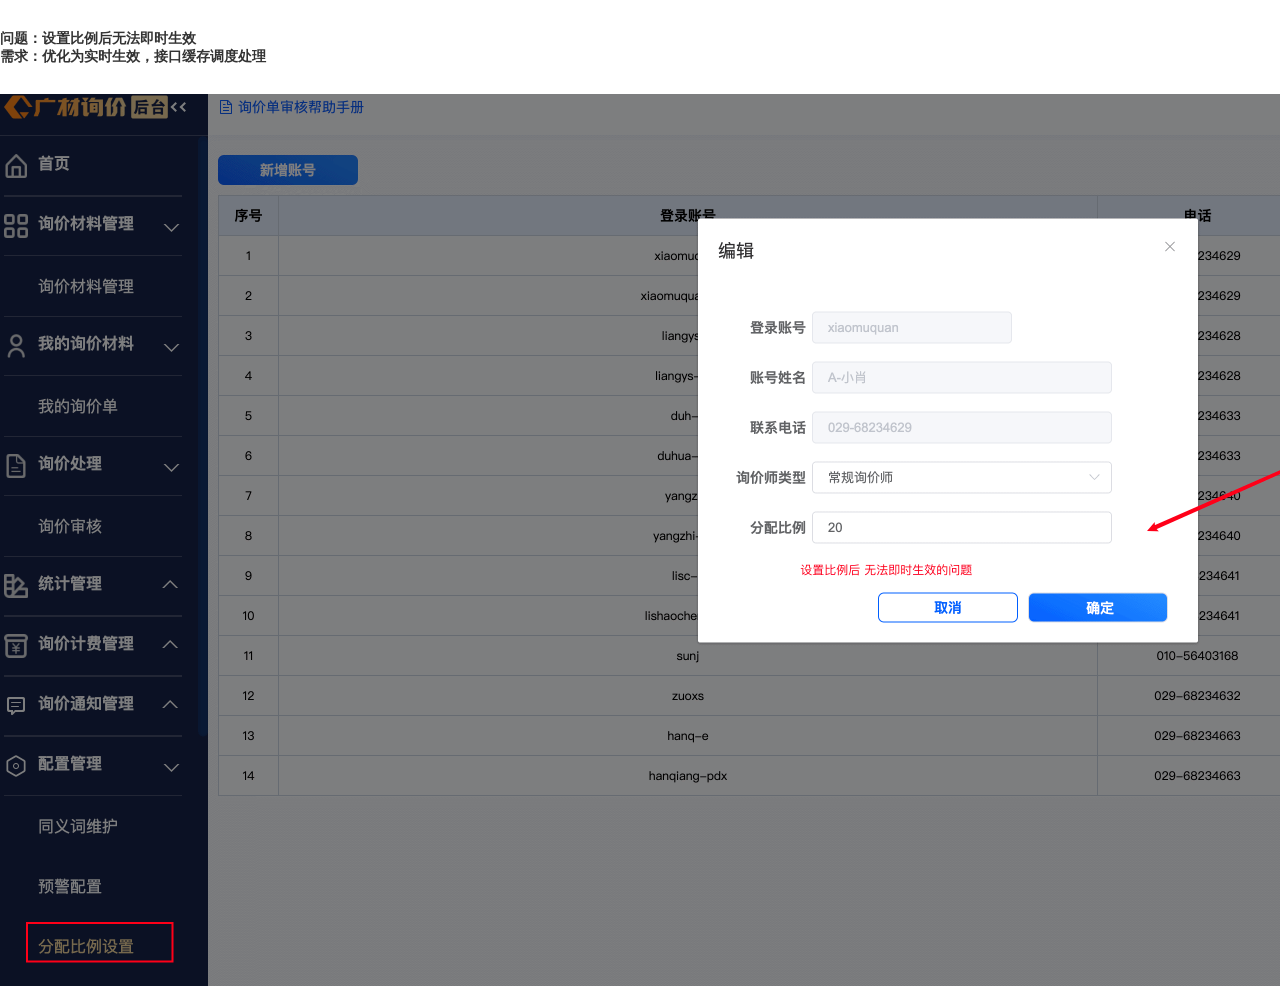
<file: p1【询价组长比例】比例调整的优化.html>
﻿<!DOCTYPE html>
<html>
  <head>
    <title>P1【询价组长比例】比例调整的优化</title>
    <meta http-equiv="X-UA-Compatible" content="IE=edge"/>
    <meta http-equiv="content-type" content="text/html; charset=utf-8"/>
    <link href="resources/css/axure_rp_page.css" type="text/css" rel="stylesheet"/>
    <link href="data/styles.css" type="text/css" rel="stylesheet"/>
    <link href="files/p1【询价组长比例】比例调整的优化/styles.css" type="text/css" rel="stylesheet"/>
    <script src="resources/scripts/jquery-3.7.1.min.js"></script>
    <script src="resources/scripts/axure/axQuery.js"></script>
    <script src="resources/scripts/axure/globals.js"></script>
    <script src="resources/scripts/axutils.js"></script>
    <script src="resources/scripts/axure/annotation.js"></script>
    <script src="resources/scripts/axure/axQuery.std.js"></script>
    <script src="resources/scripts/axure/doc.js"></script>
    <script src="resources/scripts/messagecenter.js"></script>
    <script src="resources/scripts/axure/events.js"></script>
    <script src="resources/scripts/axure/recording.js"></script>
    <script src="resources/scripts/axure/action.js"></script>
    <script src="resources/scripts/axure/expr.js"></script>
    <script src="resources/scripts/axure/geometry.js"></script>
    <script src="resources/scripts/axure/flyout.js"></script>
    <script src="resources/scripts/axure/model.js"></script>
    <script src="resources/scripts/axure/repeater.js"></script>
    <script src="resources/scripts/axure/sto.js"></script>
    <script src="resources/scripts/axure/utils.temp.js"></script>
    <script src="resources/scripts/axure/variables.js"></script>
    <script src="resources/scripts/axure/drag.js"></script>
    <script src="resources/scripts/axure/move.js"></script>
    <script src="resources/scripts/axure/visibility.js"></script>
    <script src="resources/scripts/axure/style.js"></script>
    <script src="resources/scripts/axure/adaptive.js"></script>
    <script src="resources/scripts/axure/tree.js"></script>
    <script src="resources/scripts/axure/init.temp.js"></script>
    <script src="resources/scripts/axure/legacy.js"></script>
    <script src="resources/scripts/axure/viewer.js"></script>
    <script src="resources/scripts/axure/math.js"></script>
    <script src="resources/scripts/axure/jquery.nicescroll.min.js"></script>
    <script src="data/document.js"></script>
    <script src="files/p1【询价组长比例】比例调整的优化/data.js"></script>
    <script type="text/javascript">
      $axure.utils.getTransparentGifPath = function() { return 'resources/images/transparent.gif'; };
      $axure.utils.getOtherPath = function() { return 'resources/Other.html'; };
      $axure.utils.getReloadPath = function() { return 'resources/reload.html'; };
    </script>
  </head>
  <body>
    <div id="base" class="">

      <!-- Unnamed (矩形) -->
      <div id="u71" class="ax_default label">
        <div id="u71_div" class=""></div>
        <div id="u71_text" class="text ">
          <p><span style="font-family:&quot;PingFangSC-Semibold&quot;, &quot;PingFang SC Semibold&quot;, &quot;PingFang SC&quot;, sans-serif;font-weight:650;">问题：设置比例后无法即时生效</span></p><p><span style="font-family:&quot;PingFangSC-Semibold&quot;, &quot;PingFang SC Semibold&quot;, &quot;PingFang SC&quot;, sans-serif;font-weight:650;">需求：优化为实时生效，接口缓存调度处理</span></p>
        </div>
      </div>

      <!-- Unnamed (图片) -->
      <div id="u72" class="ax_default _图片">
        <img id="u72_img" class="img " src="images/p1【询价组长比例】比例调整的优化/u72.png"/>
        <div id="u72_text" class="text " style="display:none; visibility: hidden">
          <p></p>
        </div>
      </div>
    </div>
    <script src="resources/scripts/axure/ios.js"></script>
  </body>
</html>
</file>
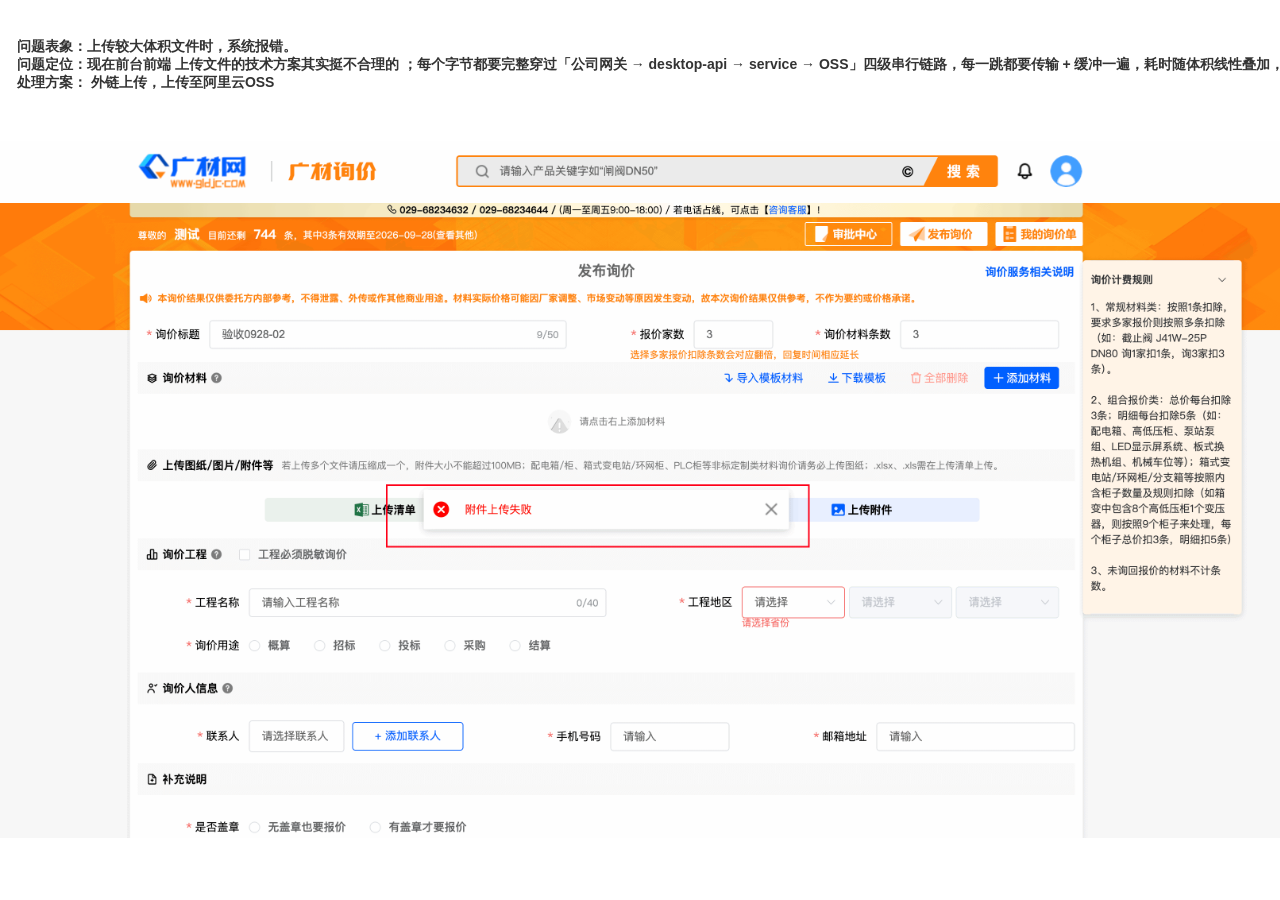
<file: p2【文件上传优化】阿里云oss的文件上传方案替换.html>
﻿<!DOCTYPE html>
<html>
  <head>
    <title>P2【文件上传优化】阿里云OSS的文件上传方案替换</title>
    <meta http-equiv="X-UA-Compatible" content="IE=edge"/>
    <meta http-equiv="content-type" content="text/html; charset=utf-8"/>
    <link href="resources/css/axure_rp_page.css" type="text/css" rel="stylesheet"/>
    <link href="data/styles.css" type="text/css" rel="stylesheet"/>
    <link href="files/p2【文件上传优化】阿里云oss的文件上传方案替换/styles.css" type="text/css" rel="stylesheet"/>
    <script src="resources/scripts/jquery-3.7.1.min.js"></script>
    <script src="resources/scripts/axure/axQuery.js"></script>
    <script src="resources/scripts/axure/globals.js"></script>
    <script src="resources/scripts/axutils.js"></script>
    <script src="resources/scripts/axure/annotation.js"></script>
    <script src="resources/scripts/axure/axQuery.std.js"></script>
    <script src="resources/scripts/axure/doc.js"></script>
    <script src="resources/scripts/messagecenter.js"></script>
    <script src="resources/scripts/axure/events.js"></script>
    <script src="resources/scripts/axure/recording.js"></script>
    <script src="resources/scripts/axure/action.js"></script>
    <script src="resources/scripts/axure/expr.js"></script>
    <script src="resources/scripts/axure/geometry.js"></script>
    <script src="resources/scripts/axure/flyout.js"></script>
    <script src="resources/scripts/axure/model.js"></script>
    <script src="resources/scripts/axure/repeater.js"></script>
    <script src="resources/scripts/axure/sto.js"></script>
    <script src="resources/scripts/axure/utils.temp.js"></script>
    <script src="resources/scripts/axure/variables.js"></script>
    <script src="resources/scripts/axure/drag.js"></script>
    <script src="resources/scripts/axure/move.js"></script>
    <script src="resources/scripts/axure/visibility.js"></script>
    <script src="resources/scripts/axure/style.js"></script>
    <script src="resources/scripts/axure/adaptive.js"></script>
    <script src="resources/scripts/axure/tree.js"></script>
    <script src="resources/scripts/axure/init.temp.js"></script>
    <script src="resources/scripts/axure/legacy.js"></script>
    <script src="resources/scripts/axure/viewer.js"></script>
    <script src="resources/scripts/axure/math.js"></script>
    <script src="resources/scripts/axure/jquery.nicescroll.min.js"></script>
    <script src="data/document.js"></script>
    <script src="files/p2【文件上传优化】阿里云oss的文件上传方案替换/data.js"></script>
    <script type="text/javascript">
      $axure.utils.getTransparentGifPath = function() { return 'resources/images/transparent.gif'; };
      $axure.utils.getOtherPath = function() { return 'resources/Other.html'; };
      $axure.utils.getReloadPath = function() { return 'resources/reload.html'; };
    </script>
  </head>
  <body>
    <div id="base" class="">

      <!-- Unnamed (图片) -->
      <div id="u85" class="ax_default _图片">
        <img id="u85_img" class="img " src="images/p2【文件上传优化】阿里云oss的文件上传方案替换/u85.png"/>
        <div id="u85_text" class="text " style="display:none; visibility: hidden">
          <p></p>
        </div>
      </div>

      <!-- Unnamed (矩形) -->
      <div id="u86" class="ax_default label">
        <div id="u86_div" class=""></div>
        <div id="u86_text" class="text ">
          <p><span>问题表象：上传较大体积文件时，系统报错。 </span></p><p><span>问题定位：现在前台前端 上传文件的技术方案其实挺不合理的 ；每个字节都要完整穿过「公司网关 → desktop-api → service → OSS」四级串行链路，每一跳都要传输 + 缓冲一遍，耗时随体积线性叠加，且所有用户无差别承受；</span></p><p><span>处理方案： 外链上传，上传至阿里云OSS</span></p>
        </div>
      </div>
    </div>
    <script src="resources/scripts/axure/ios.js"></script>
  </body>
</html>
</file>
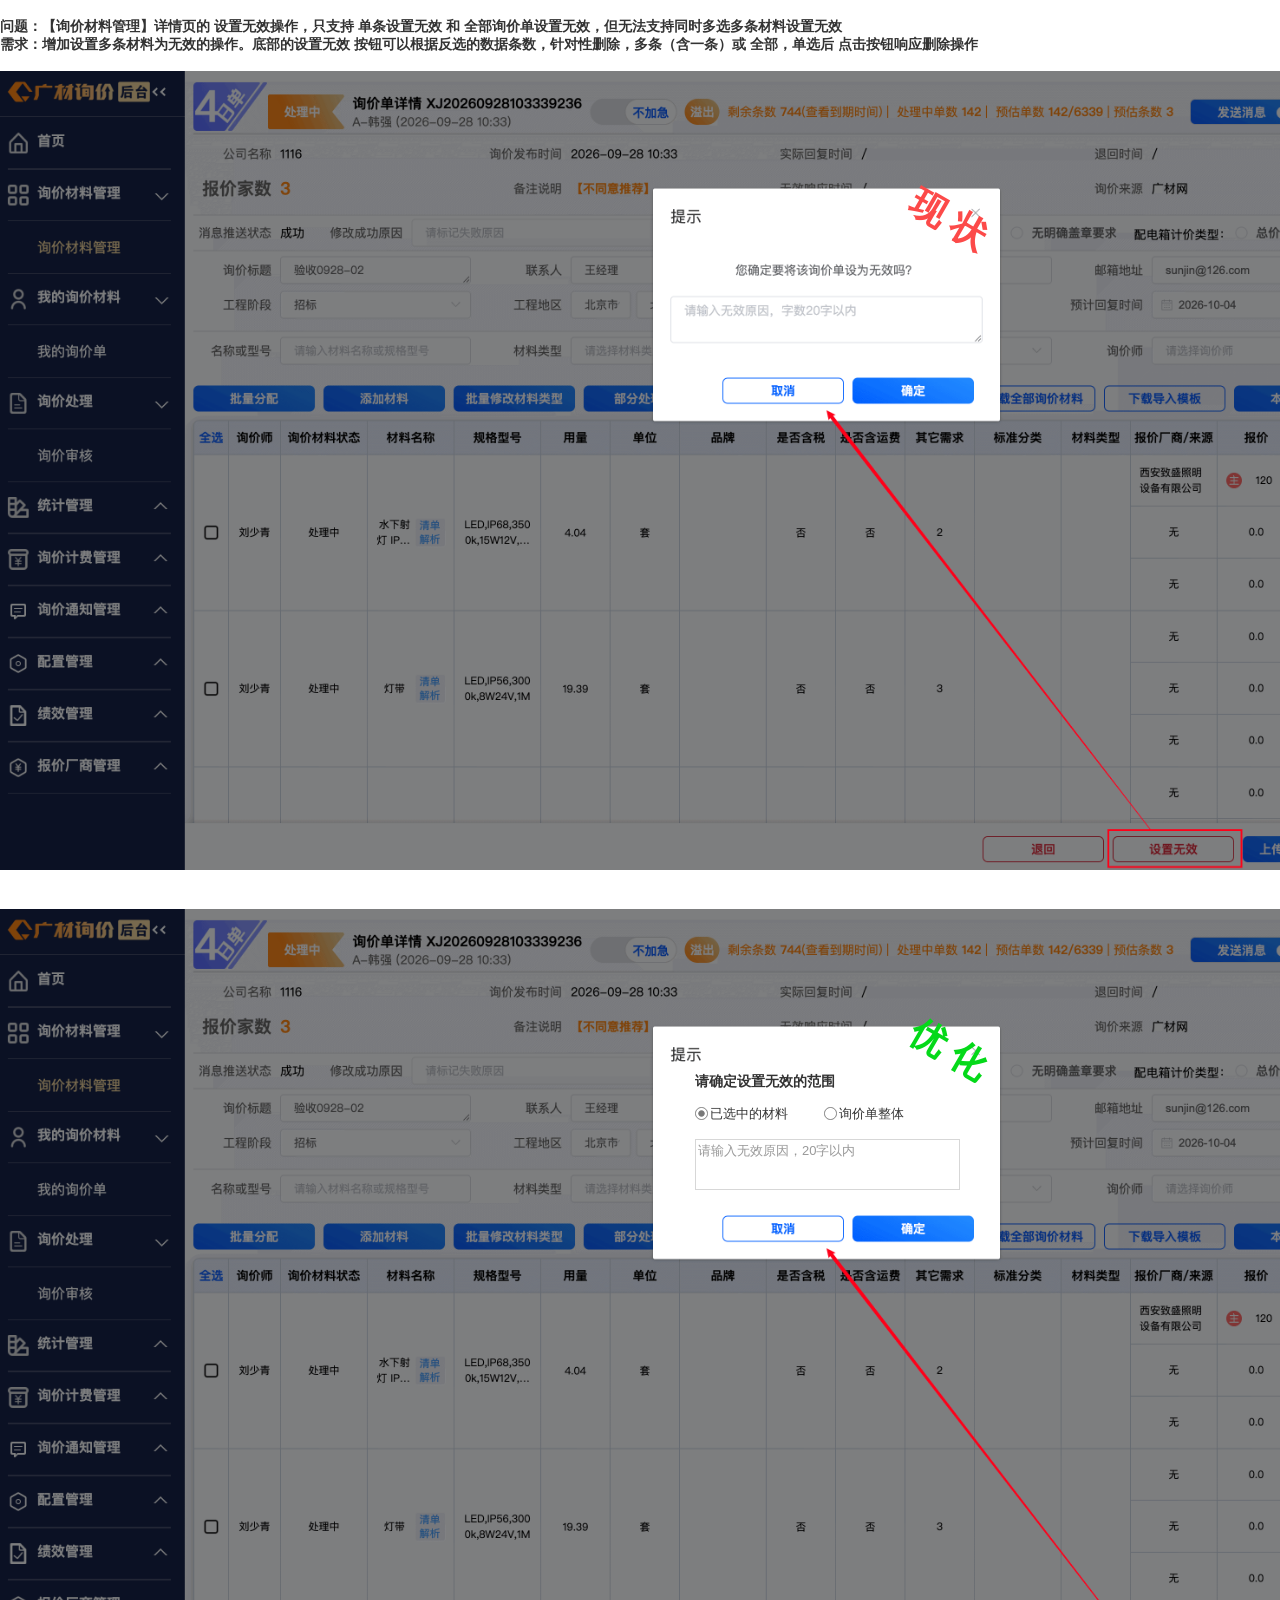
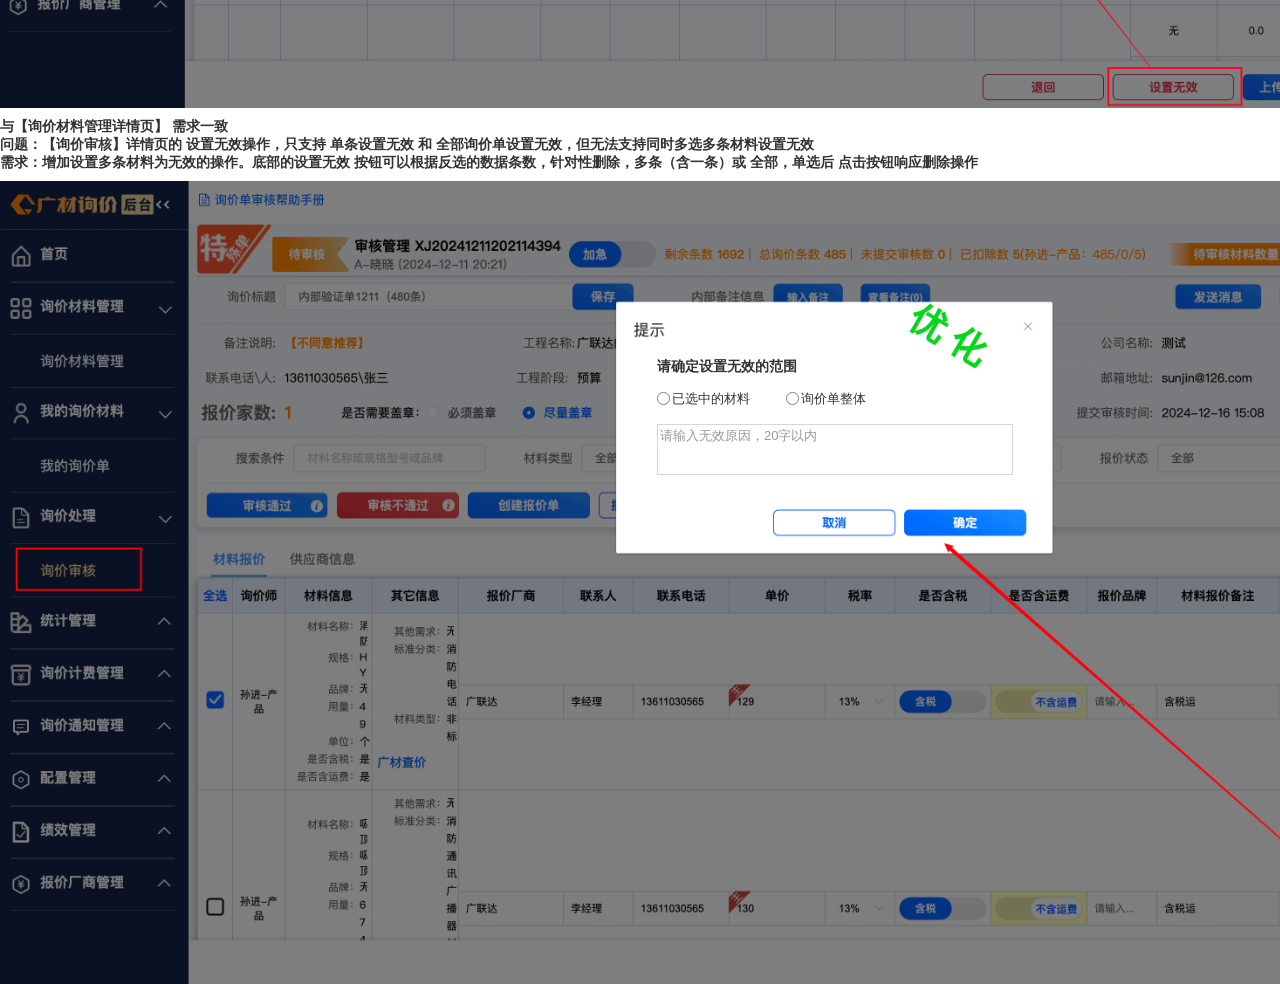
<file: p2【设置无效】设置无效的功能优化.html>
﻿<!DOCTYPE html>
<html>
  <head>
    <title>P2【设置无效】设置无效的功能优化</title>
    <meta http-equiv="X-UA-Compatible" content="IE=edge"/>
    <meta http-equiv="content-type" content="text/html; charset=utf-8"/>
    <link href="resources/css/axure_rp_page.css" type="text/css" rel="stylesheet"/>
    <link href="data/styles.css" type="text/css" rel="stylesheet"/>
    <link href="files/p2【设置无效】设置无效的功能优化/styles.css" type="text/css" rel="stylesheet"/>
    <script src="resources/scripts/jquery-3.7.1.min.js"></script>
    <script src="resources/scripts/axure/axQuery.js"></script>
    <script src="resources/scripts/axure/globals.js"></script>
    <script src="resources/scripts/axutils.js"></script>
    <script src="resources/scripts/axure/annotation.js"></script>
    <script src="resources/scripts/axure/axQuery.std.js"></script>
    <script src="resources/scripts/axure/doc.js"></script>
    <script src="resources/scripts/messagecenter.js"></script>
    <script src="resources/scripts/axure/events.js"></script>
    <script src="resources/scripts/axure/recording.js"></script>
    <script src="resources/scripts/axure/action.js"></script>
    <script src="resources/scripts/axure/expr.js"></script>
    <script src="resources/scripts/axure/geometry.js"></script>
    <script src="resources/scripts/axure/flyout.js"></script>
    <script src="resources/scripts/axure/model.js"></script>
    <script src="resources/scripts/axure/repeater.js"></script>
    <script src="resources/scripts/axure/sto.js"></script>
    <script src="resources/scripts/axure/utils.temp.js"></script>
    <script src="resources/scripts/axure/variables.js"></script>
    <script src="resources/scripts/axure/drag.js"></script>
    <script src="resources/scripts/axure/move.js"></script>
    <script src="resources/scripts/axure/visibility.js"></script>
    <script src="resources/scripts/axure/style.js"></script>
    <script src="resources/scripts/axure/adaptive.js"></script>
    <script src="resources/scripts/axure/tree.js"></script>
    <script src="resources/scripts/axure/init.temp.js"></script>
    <script src="resources/scripts/axure/legacy.js"></script>
    <script src="resources/scripts/axure/viewer.js"></script>
    <script src="resources/scripts/axure/math.js"></script>
    <script src="resources/scripts/axure/jquery.nicescroll.min.js"></script>
    <script src="data/document.js"></script>
    <script src="files/p2【设置无效】设置无效的功能优化/data.js"></script>
    <script type="text/javascript">
      $axure.utils.getTransparentGifPath = function() { return 'resources/images/transparent.gif'; };
      $axure.utils.getOtherPath = function() { return 'resources/Other.html'; };
      $axure.utils.getReloadPath = function() { return 'resources/reload.html'; };
    </script>
  </head>
  <body>
    <div id="base" class="">

      <!-- Unnamed (图片) -->
      <div id="u87" class="ax_default _图片">
        <img id="u87_img" class="img " src="images/p2【设置无效】设置无效的功能优化/u87.png"/>
        <div id="u87_text" class="text " style="display:none; visibility: hidden">
          <p></p>
        </div>
      </div>

      <!-- Unnamed (矩形) -->
      <div id="u88" class="ax_default label">
        <div id="u88_div" class=""></div>
        <div id="u88_text" class="text ">
          <p><span>问题：【询价材料管理】详情页的 设置无效操作，只支持 单条设置无效 和 全部询价单设置无效，但无法支持同时多选多条材料设置无效</span></p><p><span>需求：增加设置多条材料为无效的操作。底部的设置无效 按钮可以根据反选的数据条数，针对性删除，多条（含一条）或 全部，单选后 点击按钮响应删除操作</span></p>
        </div>
      </div>

      <!-- Unnamed (图片) -->
      <div id="u89" class="ax_default _图片">
        <img id="u89_img" class="img " src="images/p2【设置无效】设置无效的功能优化/u87.png"/>
        <div id="u89_text" class="text " style="display:none; visibility: hidden">
          <p></p>
        </div>
      </div>

      <!-- Unnamed (矩形) -->
      <div id="u90" class="ax_default box_2">
        <div id="u90_div" class=""></div>
        <div id="u90_text" class="text " style="display:none; visibility: hidden">
          <p></p>
        </div>
      </div>

      <!-- Unnamed (矩形) -->
      <div id="u91" class="ax_default _三级标题">
        <div id="u91_div" class=""></div>
        <div id="u91_text" class="text ">
          <p><span>请确定设置无效的范围</span></p>
        </div>
      </div>

      <!-- Unnamed (单选按钮) -->
      <div id="u92" class="ax_default radio_button selected" selectiongroup="123">
        <label id="u92_input_label" for="u92_input" style="position: absolute; left: 0px;">
          <img id="u92_img" class="img " src="images/p2【设置无效】设置无效的功能优化/u92_selected.svg"/>
          <div id="u92_text" class="text ">
            <p><span>已选中的材料</span></p>
          </div>
        </label>
        <input id="u92_input" type="radio" value="radio" name="123" checked/>
      </div>

      <!-- Unnamed (单选按钮) -->
      <div id="u93" class="ax_default radio_button" selectiongroup="123">
        <label id="u93_input_label" for="u93_input" style="position: absolute; left: 0px;">
          <img id="u93_img" class="img " src="images/p2【设置无效】设置无效的功能优化/u93.svg"/>
          <div id="u93_text" class="text ">
            <p><span>询价单整体</span></p>
          </div>
        </label>
        <input id="u93_input" type="radio" value="radio" name="123"/>
      </div>

      <!-- Unnamed (文本域) -->
      <div id="u94" class="ax_default text_area">
        <div id="u94_div" class=""></div>
        <textarea id="u94_input" class="u94_input"></textarea>
      </div>

      <!-- Unnamed (图片) -->
      <div id="u95" class="ax_default _图片">
        <img id="u95_img" class="img " src="images/p2【设置无效】设置无效的功能优化/u95.png"/>
        <div id="u95_text" class="text " style="display:none; visibility: hidden">
          <p></p>
        </div>
      </div>

      <!-- Unnamed (矩形) -->
      <div id="u96" class="ax_default _三级标题">
        <div id="u96_div" class=""></div>
        <div id="u96_text" class="text ">
          <p><span>现 状</span></p>
        </div>
      </div>

      <!-- Unnamed (矩形) -->
      <div id="u97" class="ax_default _三级标题">
        <div id="u97_div" class=""></div>
        <div id="u97_text" class="text ">
          <p><span>优 化</span></p>
        </div>
      </div>

      <!-- Unnamed (矩形) -->
      <div id="u98" class="ax_default box_2">
        <div id="u98_div" class=""></div>
        <div id="u98_text" class="text " style="display:none; visibility: hidden">
          <p></p>
        </div>
      </div>

      <!-- Unnamed (矩形) -->
      <div id="u99" class="ax_default _三级标题">
        <div id="u99_div" class=""></div>
        <div id="u99_text" class="text ">
          <p><span>请确定设置无效的范围</span></p>
        </div>
      </div>

      <!-- Unnamed (单选按钮) -->
      <div id="u100" class="ax_default radio_button selected" selectiongroup="123">
        <label id="u100_input_label" for="u100_input" style="position: absolute; left: 0px;">
          <img id="u100_img" class="img " src="images/p2【设置无效】设置无效的功能优化/u100_selected.svg"/>
          <div id="u100_text" class="text ">
            <p><span>已选中的材料</span></p>
          </div>
        </label>
        <input id="u100_input" type="radio" value="radio" name="123" checked/>
      </div>

      <!-- Unnamed (单选按钮) -->
      <div id="u101" class="ax_default radio_button" selectiongroup="123">
        <label id="u101_input_label" for="u101_input" style="position: absolute; left: 0px;">
          <img id="u101_img" class="img " src="images/p2【设置无效】设置无效的功能优化/u101.svg"/>
          <div id="u101_text" class="text ">
            <p><span>询价单整体</span></p>
          </div>
        </label>
        <input id="u101_input" type="radio" value="radio" name="123"/>
      </div>

      <!-- Unnamed (文本域) -->
      <div id="u102" class="ax_default text_area">
        <div id="u102_div" class=""></div>
        <textarea id="u102_input" class="u102_input"></textarea>
      </div>

      <!-- Unnamed (矩形) -->
      <div id="u103" class="ax_default _三级标题">
        <div id="u103_div" class=""></div>
        <div id="u103_text" class="text ">
          <p><span>优 化</span></p>
        </div>
      </div>

      <!-- Unnamed (矩形) -->
      <div id="u104" class="ax_default _段落">
        <div id="u104_div" class=""></div>
        <div id="u104_text" class="text ">
          <p><span>与【询价材料管理详情页】 需求一致</span></p><p><span>问题：【询价审核】详情页的 设置无效操作，只支持 单条设置无效 和 全部询价单设置无效，但无法支持同时多选多条材料设置无效</span></p><p><span>需求：增加设置多条材料为无效的操作。底部的设置无效 按钮可以根据反选的数据条数，针对性删除，多条（含一条）或 全部，单选后 点击按钮响应删除操作</span></p>
        </div>
      </div>
    </div>
    <script src="resources/scripts/axure/ios.js"></script>
  </body>
</html>
</file>
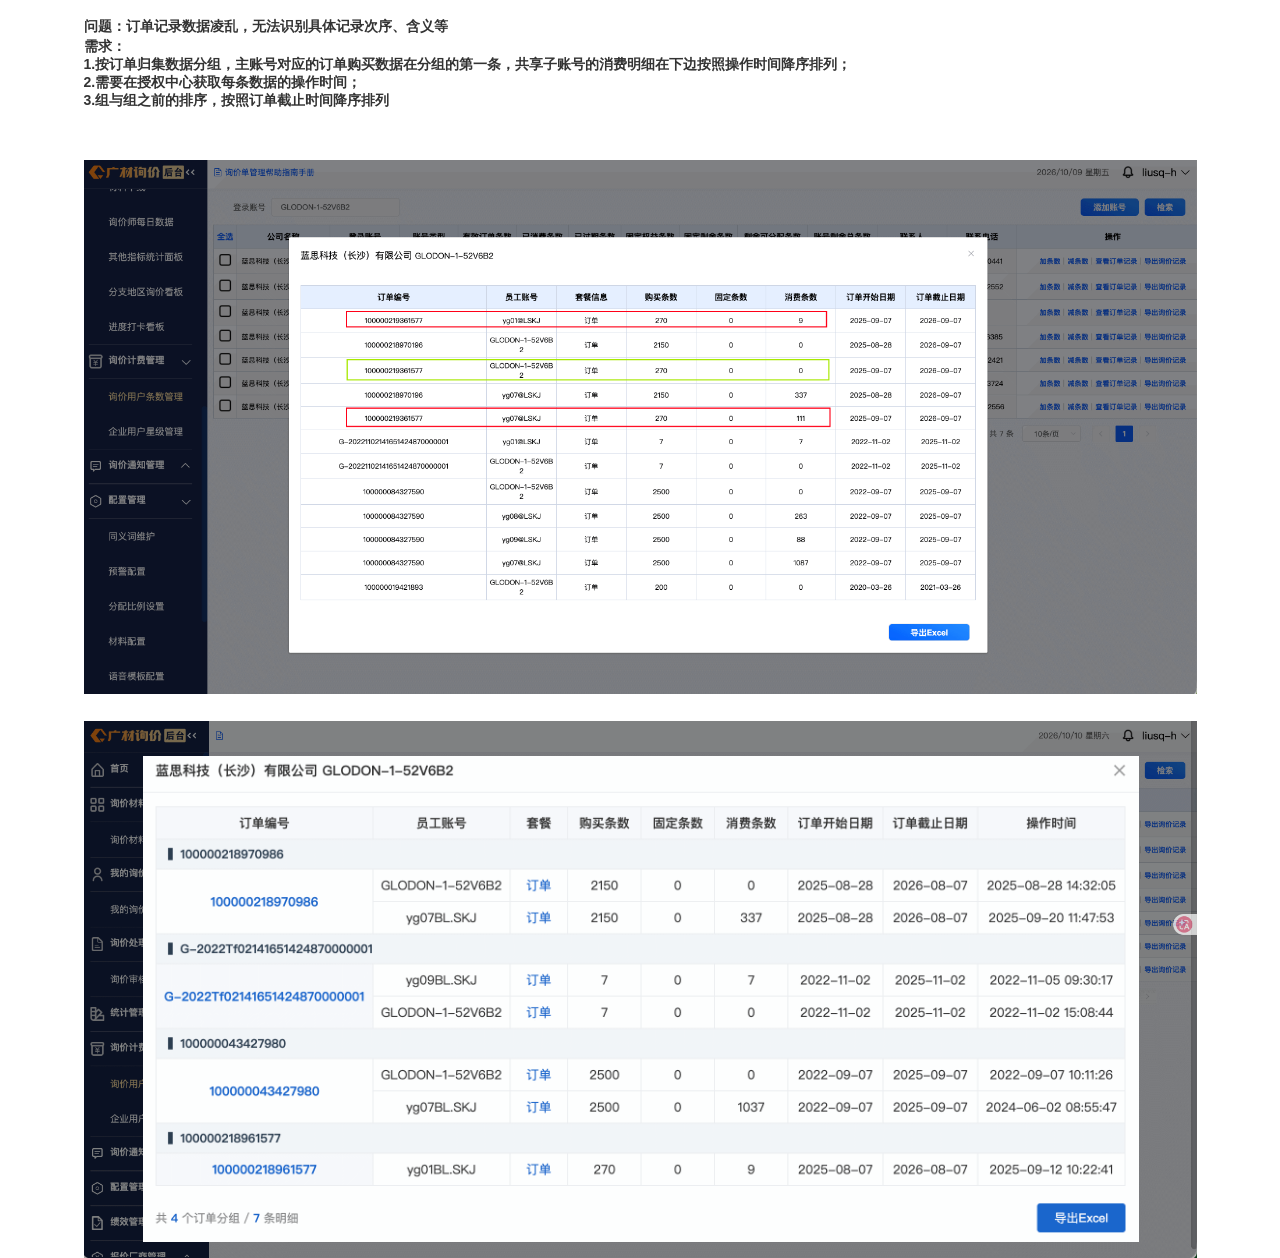
<file: p2【询价用户条数管理】优化订单记录按购买订单归集分组展示.html>
﻿<!DOCTYPE html>
<html>
  <head>
    <title>P2【询价用户条数管理】优化订单记录按购买订单归集分组展示</title>
    <meta http-equiv="X-UA-Compatible" content="IE=edge"/>
    <meta http-equiv="content-type" content="text/html; charset=utf-8"/>
    <link href="resources/css/axure_rp_page.css" type="text/css" rel="stylesheet"/>
    <link href="data/styles.css" type="text/css" rel="stylesheet"/>
    <link href="files/p2【询价用户条数管理】优化订单记录按购买订单归集分组展示/styles.css" type="text/css" rel="stylesheet"/>
    <script src="resources/scripts/jquery-3.7.1.min.js"></script>
    <script src="resources/scripts/axure/axQuery.js"></script>
    <script src="resources/scripts/axure/globals.js"></script>
    <script src="resources/scripts/axutils.js"></script>
    <script src="resources/scripts/axure/annotation.js"></script>
    <script src="resources/scripts/axure/axQuery.std.js"></script>
    <script src="resources/scripts/axure/doc.js"></script>
    <script src="resources/scripts/messagecenter.js"></script>
    <script src="resources/scripts/axure/events.js"></script>
    <script src="resources/scripts/axure/recording.js"></script>
    <script src="resources/scripts/axure/action.js"></script>
    <script src="resources/scripts/axure/expr.js"></script>
    <script src="resources/scripts/axure/geometry.js"></script>
    <script src="resources/scripts/axure/flyout.js"></script>
    <script src="resources/scripts/axure/model.js"></script>
    <script src="resources/scripts/axure/repeater.js"></script>
    <script src="resources/scripts/axure/sto.js"></script>
    <script src="resources/scripts/axure/utils.temp.js"></script>
    <script src="resources/scripts/axure/variables.js"></script>
    <script src="resources/scripts/axure/drag.js"></script>
    <script src="resources/scripts/axure/move.js"></script>
    <script src="resources/scripts/axure/visibility.js"></script>
    <script src="resources/scripts/axure/style.js"></script>
    <script src="resources/scripts/axure/adaptive.js"></script>
    <script src="resources/scripts/axure/tree.js"></script>
    <script src="resources/scripts/axure/init.temp.js"></script>
    <script src="resources/scripts/axure/legacy.js"></script>
    <script src="resources/scripts/axure/viewer.js"></script>
    <script src="resources/scripts/axure/math.js"></script>
    <script src="resources/scripts/axure/jquery.nicescroll.min.js"></script>
    <script src="data/document.js"></script>
    <script src="files/p2【询价用户条数管理】优化订单记录按购买订单归集分组展示/data.js"></script>
    <script type="text/javascript">
      $axure.utils.getTransparentGifPath = function() { return 'resources/images/transparent.gif'; };
      $axure.utils.getOtherPath = function() { return 'resources/Other.html'; };
      $axure.utils.getReloadPath = function() { return 'resources/reload.html'; };
    </script>
  </head>
  <body>
    <div id="base" class="">

      <!-- Unnamed (图片) -->
      <div id="u80" class="ax_default _图片">
        <img id="u80_img" class="img " src="images/p2【询价用户条数管理】优化订单记录按购买订单归集分组展示/u80.png"/>
        <div id="u80_text" class="text " style="display:none; visibility: hidden">
          <p></p>
        </div>
      </div>

      <!-- Unnamed (矩形) -->
      <div id="u81" class="ax_default _三级标题">
        <div id="u81_div" class=""></div>
        <div id="u81_text" class="text ">
          <p><span>需求：</span></p><p><span>1.按订单归集数据分组，主账号对应的订单购买数据在分组的第一条，共享子账号的消费明细在下边按照操作时间降序排列；</span></p><p><span>2.需要在授权中心获取每条数据的操作时间；</span></p><p><span>3.组与组之前的排序，按照订单截止时间降序排列</span></p>
        </div>
      </div>

      <!-- Unnamed (矩形) -->
      <div id="u82" class="ax_default _三级标题">
        <div id="u82_div" class=""></div>
        <div id="u82_text" class="text ">
          <p><span>问题：订单记录数据凌乱，无法识别具体记录次序、含义等</span></p>
        </div>
      </div>

      <!-- Unnamed (图片) -->
      <div id="u83" class="ax_default _图片">
        <img id="u83_img" class="img " src="images/p2【询价用户条数管理】优化订单记录按购买订单归集分组展示/u83.png"/>
        <div id="u83_text" class="text " style="display:none; visibility: hidden">
          <p></p>
        </div>
      </div>

      <!-- Unnamed (图片) -->
      <div id="u84" class="ax_default _图片">
        <img id="u84_img" class="img " src="images/p2【询价用户条数管理】优化订单记录按购买订单归集分组展示/u84.png"/>
        <div id="u84_text" class="text " style="display:none; visibility: hidden">
          <p></p>
        </div>
      </div>
    </div>
    <script src="resources/scripts/axure/ios.js"></script>
  </body>
</html>
</file>
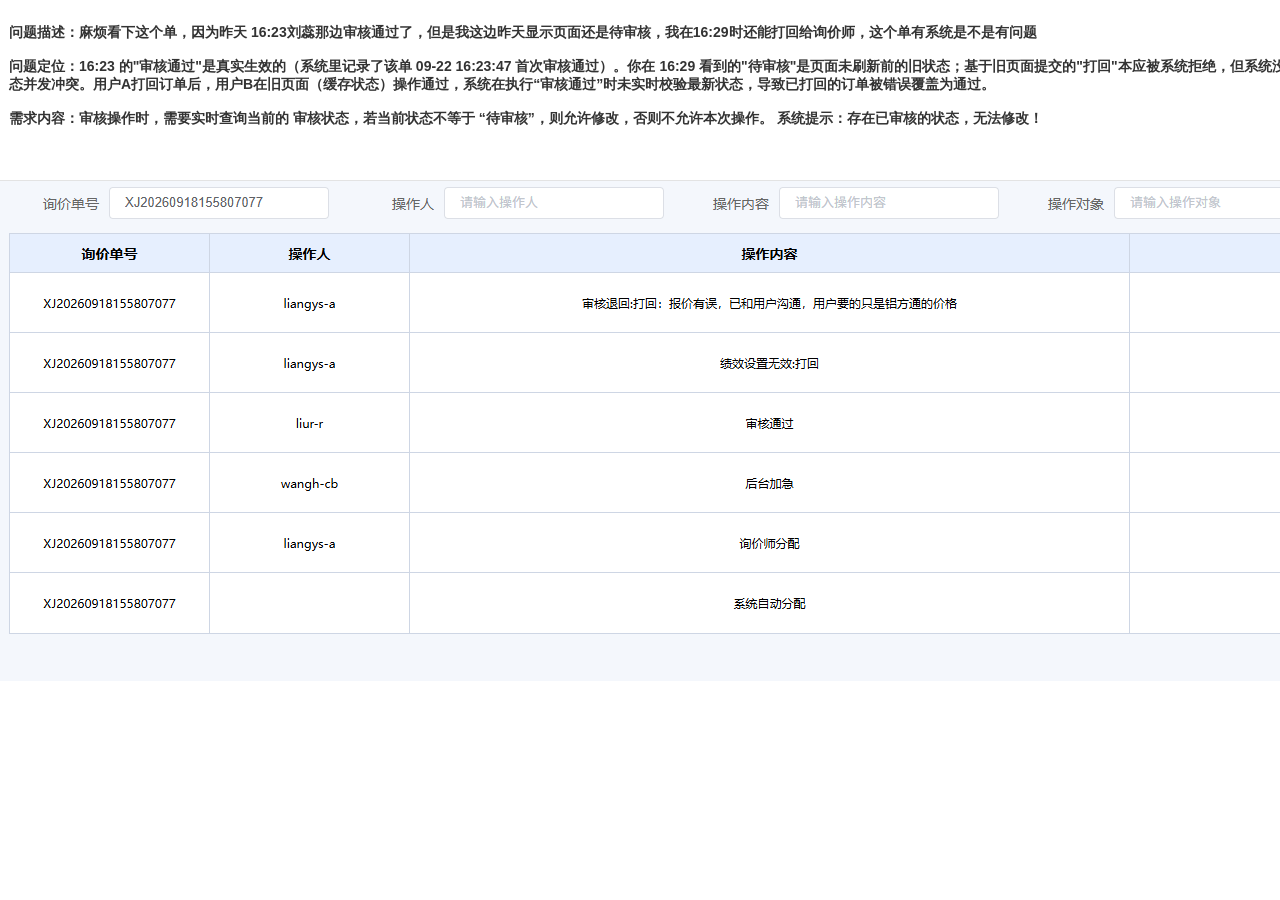
<file: p3【询价审核】审核状态并发冲突解决.html>
﻿<!DOCTYPE html>
<html>
  <head>
    <title>P3【询价审核】审核状态并发冲突解决</title>
    <meta http-equiv="X-UA-Compatible" content="IE=edge"/>
    <meta http-equiv="content-type" content="text/html; charset=utf-8"/>
    <link href="resources/css/axure_rp_page.css" type="text/css" rel="stylesheet"/>
    <link href="data/styles.css" type="text/css" rel="stylesheet"/>
    <link href="files/p3【询价审核】审核状态并发冲突解决/styles.css" type="text/css" rel="stylesheet"/>
    <script src="resources/scripts/jquery-3.7.1.min.js"></script>
    <script src="resources/scripts/axure/axQuery.js"></script>
    <script src="resources/scripts/axure/globals.js"></script>
    <script src="resources/scripts/axutils.js"></script>
    <script src="resources/scripts/axure/annotation.js"></script>
    <script src="resources/scripts/axure/axQuery.std.js"></script>
    <script src="resources/scripts/axure/doc.js"></script>
    <script src="resources/scripts/messagecenter.js"></script>
    <script src="resources/scripts/axure/events.js"></script>
    <script src="resources/scripts/axure/recording.js"></script>
    <script src="resources/scripts/axure/action.js"></script>
    <script src="resources/scripts/axure/expr.js"></script>
    <script src="resources/scripts/axure/geometry.js"></script>
    <script src="resources/scripts/axure/flyout.js"></script>
    <script src="resources/scripts/axure/model.js"></script>
    <script src="resources/scripts/axure/repeater.js"></script>
    <script src="resources/scripts/axure/sto.js"></script>
    <script src="resources/scripts/axure/utils.temp.js"></script>
    <script src="resources/scripts/axure/variables.js"></script>
    <script src="resources/scripts/axure/drag.js"></script>
    <script src="resources/scripts/axure/move.js"></script>
    <script src="resources/scripts/axure/visibility.js"></script>
    <script src="resources/scripts/axure/style.js"></script>
    <script src="resources/scripts/axure/adaptive.js"></script>
    <script src="resources/scripts/axure/tree.js"></script>
    <script src="resources/scripts/axure/init.temp.js"></script>
    <script src="resources/scripts/axure/legacy.js"></script>
    <script src="resources/scripts/axure/viewer.js"></script>
    <script src="resources/scripts/axure/math.js"></script>
    <script src="resources/scripts/axure/jquery.nicescroll.min.js"></script>
    <script src="data/document.js"></script>
    <script src="files/p3【询价审核】审核状态并发冲突解决/data.js"></script>
    <script type="text/javascript">
      $axure.utils.getTransparentGifPath = function() { return 'resources/images/transparent.gif'; };
      $axure.utils.getOtherPath = function() { return 'resources/Other.html'; };
      $axure.utils.getReloadPath = function() { return 'resources/reload.html'; };
    </script>
  </head>
  <body>
    <div id="base" class="">

      <!-- Unnamed (图片) -->
      <div id="u105" class="ax_default _图片">
        <img id="u105_img" class="img " src="images/p3【询价审核】审核状态并发冲突解决/u105.png"/>
        <div id="u105_text" class="text " style="display:none; visibility: hidden">
          <p></p>
        </div>
      </div>

      <!-- Unnamed (矩形) -->
      <div id="u106" class="ax_default _段落">
        <div id="u106_div" class=""></div>
        <div id="u106_text" class="text ">
          <p><span>问题描述：麻烦看下这个单，因为昨天 16:23刘蕊那边审核通过了，但是我这边昨天显示页面还是待审核，我在16:29时还能打回给询价师，这个单有系统是不是有问题</span></p><p><span><br></span></p><p><span>问题定位：16:23 的&quot;审核通过&quot;是真实生效的（系统里记录了该单 09-22 16:23:47 首次审核通过）。你在 16:29 看到的&quot;待审核&quot;是页面未刷新前的旧状态；基于旧页面提交的&quot;打回&quot;本应被系统拒绝，但系统没有做这个校验，于是把已经审核通过的材料退回了。审核状态并发冲突。用户A打回订单后，用户B在旧页面（缓存状态）操作通过，系统在执行“审核通过”时未实时校验最新状态，导致已打回的订单被错误覆盖为通过。</span></p><p><span><br></span></p><p><span>需求内容：审核操作时，需要实时查询当前的 审核状态，若当前状态不等于 “待审核”，则允许修改，否则不允许本次操作。 系统提示：存在已审核的状态，无法修改！</span></p><p><span><br></span></p>
        </div>
      </div>
    </div>
    <script src="resources/scripts/axure/ios.js"></script>
  </body>
</html>
</file>
<file: resources/css/axure_rp_page.css>
﻿/* so the window resize fires within a frame in IE7 */
html, body {
    height: 100%;
}

#zoomOverlay {
    position: fixed;
    top: 0;
    left: 0;
    width: 100%;
    height: 100%;
}

#dragOverlay {
    position: fixed;
    top: 0;
    left: 0;
    width: 100%;
    height: 100%;
    cursor: grab;
}

#dragOverlay.dragging__start {
    cursor: grabbing;
}

html.hideScroll::-webkit-scrollbar {
    display: none;
}

html.hideScroll {
    -ms-overflow-style: none;
    scrollbar-width: none;
}

.mobileFrameCursor div * {
    cursor: inherit !important;
}

a {
    color: inherit;
}

p {
    margin: 0px;
    text-rendering: optimizeLegibility;
    font-feature-settings: "kern" 1;
    -webkit-font-feature-settings: "kern";
    -moz-font-feature-settings: "kern";
    -moz-font-feature-settings: "kern=1";
    font-kerning: normal;
}

ul {
    margin:0px;
}

iframe {
    background: #FFFFFF;
}

/* to match IE with C, FF */
input {
    padding: 1px 0px 1px 0px;
    box-sizing: border-box;
    -moz-box-sizing: border-box;
}

input[type=text]::-ms-clear {
    width: 0;
    height: 0;
    display: none;
}

textarea {
    margin: 0px;
    box-sizing: border-box;
    -moz-box-sizing: border-box;
}

select option {
    color: initial;
}

.focused:focus, .selectedFocused:focus {
    outline: none;
}

div.intcases {
    font-family: arial; 
    font-size: 12px;
    text-align:left; 
    border:1px solid #AAA; 
    background:#FFF none repeat scroll 0% 0%; 
    z-index:9999; 
    visibility:hidden; 
    position:absolute;
    padding: 0px;
    border-radius: 3px;
    white-space: pre-wrap;
    max-width: 250px;
}

div.intcaselink {
    cursor: pointer;
    padding: 3px 8px 3px 8px;
    margin: 5px;
    background:#EEE none repeat scroll 0% 0%; 
    border:1px solid #AAA;
    border-radius: 3px;
}

div.refpageimage {
    position: absolute;
    left: 0px;
    top: 0px;
    font-size: 0px;
    width: 16px;
    height: 16px;
    cursor: pointer;
    background-image: url(images/newwindow.gif);
    background-repeat: no-repeat;
}

div.annnoteimage {
    position: absolute;
    left: 0px;
    top: 0px;
    font-size: 0px;
    /*width: 16px;
    height: 12px;*/
    cursor: help;
    /*background-image: url(images/note.gif);*/
    /*background-repeat: no-repeat;*/
    width: 13px;
    height: 12px;
    padding-top: 1px;
    text-align: center;
    background-color: #138CDD;
    -moz-box-shadow: 1px 1px 3px #aaa;
    -webkit-box-shadow: 1px 1px 3px #aaa;
    box-shadow: 1px 1px 3px #aaa;
}

div.annnoteline {
    display: inline-block;
    width: 9px;
    height: 1px;
    border-bottom: 1px solid white;
    margin-top: 1px;
}

div.annnotelabel {
    /*position: absolute;
    left: 0px;
    top: 0px;*/
    font-family: Helvetica,Arial;
    white-space: nowrap;
    
    padding-top: 1px;
    background-color: #fff849;
    font-size: 10px;
    font-weight: bold;
    line-height: 14px;
    margin-right: 3px;
    padding: 0px 4px;
    color: #000;

    -moz-box-shadow: 1px 1px 3px #aaa;
    -webkit-box-shadow: 1px 1px 3px #aaa;
    box-shadow: 1px 1px 3px #aaa;
}

div.annnote {
    display: flex;
    position: absolute;
    cursor: help;
    line-height: 14px;
}

.annotation {
    font-size: 12px;
    padding-left: 2px;
    margin-bottom: 5px;
}

.annotationName {
    /*font-size: 13px;
    font-weight: bold;
    margin-bottom: 3px;
    white-space: nowrap;*/

    font-family: 'Trebuchet MS';
    font-size: 14px;
    font-weight: bold;
    margin-bottom: 5px;
    white-space: nowrap;
}

.annotationValue {
    font-family: Arial, Helvetica, Sans-Serif;
    font-size: 12px;
    color: #4a4a4a;
    line-height: 21px;
    margin-bottom: 20px;
}

.noteLink {
    text-decoration: inherit;
    color: inherit;
}

.noteLink:hover {
    background-color: white;
}

/* this is a fix for the issue where dialogs jump around and takes the text-align from the body */
.dialogFix {
    position:absolute;
    text-align:left;
    border: 1px solid #8f949a;
}


@keyframes pulsate {
  from {
    box-shadow: 0 0 10px #15d6ba;
  }
  to {
    box-shadow: 0 0 20px #15d6ba;
  }
}

@-webkit-keyframes pulsate {
  from {
    -webkit-box-shadow: 0 0 10px #15d6ba;
    box-shadow: 0 0 10px #15d6ba;
  }
  to {
    -webkit-box-shadow: 0 0 20px #15d6ba;
    box-shadow: 0 0 20px #15d6ba;
  }
}
 
@-moz-keyframes pulsate {
  from {
    -moz-box-shadow: 0 0 10px #15d6ba;
    box-shadow: 0 0 10px #15d6ba;
  }
  to {
    -moz-box-shadow: 0 0 20px #15d6ba;
    box-shadow: 0 0 20px #15d6ba;
  }
}

.legacyPulsateBorder {
    /*border: 5px solid #15d6ba;
    margin: -5px;*/
    -moz-box-shadow: 0 0 10px 3px #75BB43;
    box-shadow: 0 0 10px 3px #75BB43;
}

.pulsateBorder {
  animation-name: pulsate;
  animation-timing-function: ease-in-out;
  animation-duration: 0.9s;
  animation-iteration-count: infinite;
  animation-direction: alternate;
  
  -webkit-animation-name: pulsate;
  -webkit-animation-timing-function: ease-in-out;
  -webkit-animation-duration: 0.9s;
  -webkit-animation-iteration-count: infinite;
  -webkit-animation-direction: alternate;

  -moz-animation-name: pulsate;
  -moz-animation-timing-function: ease-in-out;
  -moz-animation-duration: 0.9s;
  -moz-animation-iteration-count: infinite;
  -moz-animation-direction: alternate;
}

.ax_default_hidden, .ax_default_unplaced{
    display: none;
    visibility: hidden;
}

.widgetNoteSelected {
    -moz-box-shadow: 0 0 10px 3px #1482C5;
    box-shadow: 0 0 10px 3px #1482C5;
    /*-moz-box-shadow: 0 0 20px #3915d6;
    box-shadow: 0 0 20px #3915d6;*/
    /*border: 3px solid #3915d6;*/
    /*margin: -3px;*/
}


.singleImg {
    display: none;
    visibility: hidden;
}

#ios-safari {
    overflow: auto;
    -webkit-overflow-scrolling: touch;
}

#ios-safari-html {
    display: block;
    overflow: auto;
    -webkit-overflow-scrolling: touch;
    position: absolute;
    top: 0;
    left: 0;
    right: 0;
    bottom: 0;
}

#ios-safari-fixed {
    position: absolute;
    pointer-events: none;
    width: initial;
}

#ios-safari-fixed div {
    pointer-events: auto;
}
</file>
<file: data/styles.css>
﻿.ax_default {
  font-family:"ArialMT", "Arial", sans-serif;
  font-weight:400;
  font-style:normal;
  font-size:13px;
  letter-spacing:normal;
  color:#333333;
  vertical-align:none;
  text-align:center;
  line-height:normal;
  text-transform:none;
}
.box_1 {
}
.box_2 {
}
._形状 {
}
._图片 {
}
.primary_button {
  color:#FFFFFF;
}
._一级标题 {
  font-family:"ArialMT", "Arial", sans-serif;
  font-weight:bold;
  font-style:normal;
  font-size:32px;
  text-align:left;
}
._二级标题 {
  font-family:"ArialMT", "Arial", sans-serif;
  font-weight:bold;
  font-style:normal;
  font-size:24px;
  text-align:left;
}
._三级标题 {
  font-family:"ArialMT", "Arial", sans-serif;
  font-weight:bold;
  font-style:normal;
  font-size:18px;
  text-align:left;
}
._四级标题 {
  font-family:"ArialMT", "Arial", sans-serif;
  font-weight:bold;
  font-style:normal;
  font-size:14px;
  text-align:left;
}
._五级标题 {
  font-family:"ArialMT", "Arial", sans-serif;
  font-weight:bold;
  font-style:normal;
  text-align:left;
}
._六级标题 {
  font-family:"ArialMT", "Arial", sans-serif;
  font-weight:bold;
  font-style:normal;
  font-size:10px;
  text-align:left;
}
.label {
  font-size:13px;
  text-align:left;
}
._段落 {
  text-align:left;
}
.text_area {
  color:#000000;
  text-align:left;
}
.radio_button {
  text-align:left;
}
._流程图形状 {
}
.table_cell {
}
._垂直线 {
}
._连接线 {
}
.form_hint {
  color:#999999;
}
.form_disabled {
}
._表单提示文本 {
  color:#999999;
}
._表单禁用 {
}
textarea, select, input, button { outline: none; }
</file>
<file: files/p0【下载询价材料】下载数据乱序的优化/styles.css>
﻿body {
  margin:0px;
  background-image:none;
  position:relative;
  left:-15px;
  width:1664px;
  margin-left:auto;
  margin-right:auto;
  text-align:left;
}
.form_sketch {
  border-color:transparent;
  background-color:transparent;
}
#base {
  position:absolute;
  z-index:0;
}
#u41_img {
  border-width:0px;
  position:absolute;
  left:0px;
  top:0px;
  width:1632px;
  height:921px;
}
#u41 {
  border-width:0px;
  position:absolute;
  left:30px;
  top:93px;
  width:1632px;
  height:921px;
  display:flex;
}
#u41 .text {
  position:absolute;
  align-self:center;
  padding:2px 2px 2px 2px;
  box-sizing:border-box;
  width:100%;
}
#u41_text {
  border-width:0px;
  word-wrap:break-word;
  text-transform:none;
  visibility:hidden;
}
#u42_div {
  border-width:0px;
  position:absolute;
  left:0px;
  top:0px;
  width:897px;
  height:40px;
  background:inherit;
  background-color:rgba(255, 255, 255, 0);
  border:none;
  border-radius:0px;
  -moz-box-shadow:none;
  -webkit-box-shadow:none;
  box-shadow:none;
  font-family:"PingFangSC-Semibold", "PingFang SC Semibold", "PingFang SC", sans-serif;
  font-weight:650;
  font-style:normal;
  font-size:14px;
}
#u42 {
  border-width:0px;
  position:absolute;
  left:30px;
  top:29px;
  width:897px;
  height:40px;
  display:flex;
  font-family:"PingFangSC-Semibold", "PingFang SC Semibold", "PingFang SC", sans-serif;
  font-weight:650;
  font-style:normal;
  font-size:14px;
}
#u42 .text {
  position:absolute;
  align-self:flex-start;
  padding:0px 0px 0px 0px;
  box-sizing:border-box;
  width:100%;
}
#u42_text {
  border-width:0px;
  white-space:nowrap;
  text-transform:none;
}
#u43_img {
  border-width:0px;
  position:absolute;
  left:0px;
  top:0px;
  width:1632px;
  height:792px;
}
#u43 {
  border-width:0px;
  position:absolute;
  left:30px;
  top:1132px;
  width:1632px;
  height:792px;
  display:flex;
}
#u43 .text {
  position:absolute;
  align-self:center;
  padding:2px 2px 2px 2px;
  box-sizing:border-box;
  width:100%;
}
#u43_text {
  border-width:0px;
  word-wrap:break-word;
  text-transform:none;
  visibility:hidden;
}
#u44_img {
  border-width:0px;
  position:absolute;
  left:0px;
  top:0px;
  width:1278px;
  height:449px;
}
#u44 {
  border-width:0px;
  position:absolute;
  left:401px;
  top:1342px;
  width:1278px;
  height:449px;
  display:flex;
}
#u44 .text {
  position:absolute;
  align-self:center;
  padding:2px 2px 2px 2px;
  box-sizing:border-box;
  width:100%;
}
#u44_text {
  border-width:0px;
  word-wrap:break-word;
  text-transform:none;
  visibility:hidden;
}
#u45_div {
  border-width:0px;
  position:absolute;
  left:0px;
  top:0px;
  width:562px;
  height:36px;
  background:inherit;
  background-color:rgba(255, 255, 255, 0);
  border:none;
  border-radius:0px;
  -moz-box-shadow:none;
  -webkit-box-shadow:none;
  box-shadow:none;
  font-family:"PingFangSC-Regular", "PingFang SC", sans-serif;
  font-weight:400;
  font-style:normal;
}
#u45 {
  border-width:0px;
  position:absolute;
  left:30px;
  top:1055px;
  width:562px;
  height:36px;
  display:flex;
  font-family:"PingFangSC-Regular", "PingFang SC", sans-serif;
  font-weight:400;
  font-style:normal;
}
#u45 .text {
  position:absolute;
  align-self:flex-start;
  padding:0px 0px 0px 0px;
  box-sizing:border-box;
  width:100%;
}
#u45_text {
  border-width:0px;
  white-space:nowrap;
  text-transform:none;
}
#u46_div {
  border-width:0px;
  position:absolute;
  left:0px;
  top:0px;
  width:238px;
  height:59px;
  background:inherit;
  background-color:rgba(255, 255, 255, 0);
  box-sizing:border-box;
  border-width:3px;
  border-style:solid;
  border-color:rgba(217, 0, 27, 1);
  border-radius:0px;
  -moz-box-shadow:none;
  -webkit-box-shadow:none;
  box-shadow:none;
}
#u46 {
  border-width:0px;
  position:absolute;
  left:15px;
  top:271px;
  width:238px;
  height:59px;
  display:flex;
}
#u46 .text {
  position:absolute;
  align-self:center;
  padding:2px 2px 2px 2px;
  box-sizing:border-box;
  width:100%;
}
#u46_text {
  border-width:0px;
  word-wrap:break-word;
  text-transform:none;
  visibility:hidden;
}
#u47_div {
  border-width:0px;
  position:absolute;
  left:0px;
  top:0px;
  width:238px;
  height:59px;
  background:inherit;
  background-color:rgba(255, 255, 255, 0);
  box-sizing:border-box;
  border-width:3px;
  border-style:solid;
  border-color:rgba(217, 0, 27, 1);
  border-radius:0px;
  -moz-box-shadow:none;
  -webkit-box-shadow:none;
  box-shadow:none;
}
#u47 {
  border-width:0px;
  position:absolute;
  left:15px;
  top:388px;
  width:238px;
  height:59px;
  display:flex;
}
#u47 .text {
  position:absolute;
  align-self:center;
  padding:2px 2px 2px 2px;
  box-sizing:border-box;
  width:100%;
}
#u47_text {
  border-width:0px;
  word-wrap:break-word;
  text-transform:none;
  visibility:hidden;
}
#u48_div {
  border-width:0px;
  position:absolute;
  left:0px;
  top:0px;
  width:238px;
  height:59px;
  background:inherit;
  background-color:rgba(255, 255, 255, 0);
  box-sizing:border-box;
  border-width:3px;
  border-style:solid;
  border-color:rgba(217, 0, 27, 1);
  border-radius:0px;
  -moz-box-shadow:none;
  -webkit-box-shadow:none;
  box-shadow:none;
}
#u48 {
  border-width:0px;
  position:absolute;
  left:15px;
  top:505px;
  width:238px;
  height:59px;
  display:flex;
}
#u48 .text {
  position:absolute;
  align-self:center;
  padding:2px 2px 2px 2px;
  box-sizing:border-box;
  width:100%;
}
#u48_text {
  border-width:0px;
  word-wrap:break-word;
  text-transform:none;
  visibility:hidden;
}
#u49_div {
  border-width:0px;
  position:absolute;
  left:0px;
  top:0px;
  width:152px;
  height:47px;
  background:inherit;
  background-color:rgba(255, 255, 255, 0);
  box-sizing:border-box;
  border-width:3px;
  border-style:solid;
  border-color:rgba(217, 0, 27, 1);
  border-radius:0px;
  -moz-box-shadow:none;
  -webkit-box-shadow:none;
  box-shadow:none;
}
#u49 {
  border-width:0px;
  position:absolute;
  left:1151px;
  top:234px;
  width:152px;
  height:47px;
  display:flex;
}
#u49 .text {
  position:absolute;
  align-self:center;
  padding:2px 2px 2px 2px;
  box-sizing:border-box;
  width:100%;
}
#u49_text {
  border-width:0px;
  word-wrap:break-word;
  text-transform:none;
  visibility:hidden;
}
</file>
<file: files/p0【清单解析】清单解析的进一步优化/styles.css>
﻿body {
  margin:0px;
  background-image:none;
  position:relative;
  left:-60px;
  width:1866px;
  margin-left:auto;
  margin-right:auto;
  text-align:left;
}
.form_sketch {
  border-color:transparent;
  background-color:transparent;
}
#base {
  position:absolute;
  z-index:0;
}
#u50_div {
  border-width:0px;
  position:absolute;
  left:0px;
  top:0px;
  width:754px;
  height:72px;
  background:inherit;
  background-color:rgba(255, 255, 255, 0);
  border:none;
  border-radius:0px;
  -moz-box-shadow:none;
  -webkit-box-shadow:none;
  box-shadow:none;
}
#u50 {
  border-width:0px;
  position:absolute;
  left:60px;
  top:63px;
  width:754px;
  height:72px;
  display:flex;
}
#u50 .text {
  position:absolute;
  align-self:flex-start;
  padding:0px 0px 0px 0px;
  box-sizing:border-box;
  width:100%;
}
#u50_text {
  border-width:0px;
  word-wrap:break-word;
  text-transform:none;
}
#u51_div {
  border-width:0px;
  position:absolute;
  left:0px;
  top:0px;
  width:754px;
  height:165px;
  background:inherit;
  background-color:rgba(255, 255, 255, 0);
  border:none;
  border-radius:0px;
  -moz-box-shadow:none;
  -webkit-box-shadow:none;
  box-shadow:none;
}
#u51 {
  border-width:0px;
  position:absolute;
  left:60px;
  top:148px;
  width:754px;
  height:165px;
  display:flex;
}
#u51 .text {
  position:absolute;
  align-self:flex-start;
  padding:0px 0px 0px 0px;
  box-sizing:border-box;
  width:100%;
}
#u51_text {
  border-width:0px;
  word-wrap:break-word;
  text-transform:none;
}
#u52_div {
  border-width:0px;
  position:absolute;
  left:0px;
  top:0px;
  width:754px;
  height:54px;
  background:inherit;
  background-color:rgba(255, 255, 255, 0);
  border:none;
  border-radius:0px;
  -moz-box-shadow:none;
  -webkit-box-shadow:none;
  box-shadow:none;
}
#u52 {
  border-width:0px;
  position:absolute;
  left:60px;
  top:339px;
  width:754px;
  height:54px;
  display:flex;
}
#u52 .text {
  position:absolute;
  align-self:flex-start;
  padding:0px 0px 0px 0px;
  box-sizing:border-box;
  width:100%;
}
#u52_text {
  border-width:0px;
  word-wrap:break-word;
  text-transform:none;
}
#u53_div {
  border-width:0px;
  position:absolute;
  left:0px;
  top:0px;
  width:91px;
  height:25px;
  background:inherit;
  background-color:rgba(255, 255, 255, 0);
  border:none;
  border-radius:0px;
  -moz-box-shadow:none;
  -webkit-box-shadow:none;
  box-shadow:none;
  font-family:"PingFangSC-Semibold", "PingFang SC Semibold", "PingFang SC", sans-serif;
  font-weight:650;
  font-style:normal;
}
#u53 {
  border-width:0px;
  position:absolute;
  left:60px;
  top:25px;
  width:91px;
  height:25px;
  display:flex;
  font-family:"PingFangSC-Semibold", "PingFang SC Semibold", "PingFang SC", sans-serif;
  font-weight:650;
  font-style:normal;
}
#u53 .text {
  position:absolute;
  align-self:flex-start;
  padding:0px 0px 0px 0px;
  box-sizing:border-box;
  width:100%;
}
#u53_text {
  border-width:0px;
  white-space:nowrap;
  text-transform:none;
}
#u54_div {
  border-width:0px;
  position:absolute;
  left:0px;
  top:0px;
  width:73px;
  height:25px;
  background:inherit;
  background-color:rgba(255, 255, 255, 0);
  border:none;
  border-radius:0px;
  -moz-box-shadow:none;
  -webkit-box-shadow:none;
  box-shadow:none;
  font-family:"PingFangSC-Semibold", "PingFang SC Semibold", "PingFang SC", sans-serif;
  font-weight:650;
  font-style:normal;
}
#u54 {
  border-width:0px;
  position:absolute;
  left:60px;
  top:408px;
  width:73px;
  height:25px;
  display:flex;
  font-family:"PingFangSC-Semibold", "PingFang SC Semibold", "PingFang SC", sans-serif;
  font-weight:650;
  font-style:normal;
}
#u54 .text {
  position:absolute;
  align-self:flex-start;
  padding:0px 0px 0px 0px;
  box-sizing:border-box;
  width:100%;
}
#u54_text {
  border-width:0px;
  white-space:nowrap;
  text-transform:none;
}
#u55_div {
  border-width:0px;
  position:absolute;
  left:0px;
  top:0px;
  width:593px;
  height:35px;
  background:inherit;
  background-color:rgba(255, 255, 255, 0);
  border:none;
  border-radius:0px;
  -moz-box-shadow:none;
  -webkit-box-shadow:none;
  box-shadow:none;
  font-family:"PingFangSC-Regular", "PingFang SC", sans-serif;
  font-weight:400;
  font-style:normal;
}
#u55 {
  border-width:0px;
  position:absolute;
  left:60px;
  top:443px;
  width:593px;
  height:35px;
  display:flex;
  font-family:"PingFangSC-Regular", "PingFang SC", sans-serif;
  font-weight:400;
  font-style:normal;
}
#u55 .text {
  position:absolute;
  align-self:flex-start;
  padding:0px 0px 0px 0px;
  box-sizing:border-box;
  width:100%;
}
#u55_text {
  border-width:0px;
  word-wrap:break-word;
  text-transform:none;
}
#u56_img {
  border-width:0px;
  position:absolute;
  left:0px;
  top:0px;
  width:569px;
  height:326px;
}
#u56 {
  border-width:0px;
  position:absolute;
  left:894px;
  top:38px;
  width:569px;
  height:326px;
  display:flex;
}
#u56 .text {
  position:absolute;
  align-self:center;
  padding:2px 2px 2px 2px;
  box-sizing:border-box;
  width:100%;
}
#u56_text {
  border-width:0px;
  word-wrap:break-word;
  text-transform:none;
  visibility:hidden;
}
#u57_img {
  border-width:0px;
  position:absolute;
  left:0px;
  top:0px;
  width:1463px;
  height:708px;
}
#u57 {
  border-width:0px;
  position:absolute;
  left:60px;
  top:498px;
  width:1463px;
  height:708px;
  display:flex;
}
#u57 .text {
  position:absolute;
  align-self:center;
  padding:2px 2px 2px 2px;
  box-sizing:border-box;
  width:100%;
}
#u57_text {
  border-width:0px;
  word-wrap:break-word;
  text-transform:none;
  visibility:hidden;
}
#u58_div {
  border-width:0px;
  position:absolute;
  left:0px;
  top:0px;
  width:73px;
  height:25px;
  background:inherit;
  background-color:rgba(255, 255, 255, 0);
  border:none;
  border-radius:0px;
  -moz-box-shadow:none;
  -webkit-box-shadow:none;
  box-shadow:none;
  font-family:"PingFangSC-Semibold", "PingFang SC Semibold", "PingFang SC", sans-serif;
  font-weight:650;
  font-style:normal;
}
#u58 {
  border-width:0px;
  position:absolute;
  left:60px;
  top:1243px;
  width:73px;
  height:25px;
  display:flex;
  font-family:"PingFangSC-Semibold", "PingFang SC Semibold", "PingFang SC", sans-serif;
  font-weight:650;
  font-style:normal;
}
#u58 .text {
  position:absolute;
  align-self:flex-start;
  padding:0px 0px 0px 0px;
  box-sizing:border-box;
  width:100%;
}
#u58_text {
  border-width:0px;
  white-space:nowrap;
  text-transform:none;
}
#u59_div {
  border-width:0px;
  position:absolute;
  left:0px;
  top:0px;
  width:947px;
  height:82px;
  background:inherit;
  background-color:rgba(255, 255, 255, 0);
  border:none;
  border-radius:0px;
  -moz-box-shadow:none;
  -webkit-box-shadow:none;
  box-shadow:none;
  font-family:"PingFangSC-Semibold", "PingFang SC Semibold", "PingFang SC", sans-serif;
  font-weight:650;
  font-style:normal;
  font-size:14px;
}
#u59 {
  border-width:0px;
  position:absolute;
  left:60px;
  top:1274px;
  width:947px;
  height:82px;
  display:flex;
  font-family:"PingFangSC-Semibold", "PingFang SC Semibold", "PingFang SC", sans-serif;
  font-weight:650;
  font-style:normal;
  font-size:14px;
}
#u59 .text {
  position:absolute;
  align-self:flex-start;
  padding:0px 0px 0px 0px;
  box-sizing:border-box;
  width:100%;
}
#u59_text {
  border-width:0px;
  word-wrap:break-word;
  text-transform:none;
}
#u60_img {
  border-width:0px;
  position:absolute;
  left:0px;
  top:0px;
  width:1463px;
  height:707px;
}
#u60 {
  border-width:0px;
  position:absolute;
  left:60px;
  top:1356px;
  width:1463px;
  height:707px;
  display:flex;
}
#u60 .text {
  position:absolute;
  align-self:center;
  padding:2px 2px 2px 2px;
  box-sizing:border-box;
  width:100%;
}
#u60_text {
  border-width:0px;
  word-wrap:break-word;
  text-transform:none;
  visibility:hidden;
}
#u61_div {
  border-width:0px;
  position:absolute;
  left:0px;
  top:0px;
  width:97px;
  height:28px;
  background:inherit;
  background-color:rgba(217, 0, 27, 1);
  border:none;
  border-radius:5px;
  -moz-box-shadow:none;
  -webkit-box-shadow:none;
  box-shadow:none;
  font-family:"PingFangSC-Regular", "PingFang SC", sans-serif;
  font-weight:400;
  font-style:normal;
}
#u61 {
  border-width:0px;
  position:absolute;
  left:1397px;
  top:1659px;
  width:97px;
  height:28px;
  display:flex;
  font-family:"PingFangSC-Regular", "PingFang SC", sans-serif;
  font-weight:400;
  font-style:normal;
}
#u61 .text {
  position:absolute;
  align-self:center;
  padding:2px 2px 2px 2px;
  box-sizing:border-box;
  width:100%;
}
#u61_text {
  border-width:0px;
  word-wrap:break-word;
  text-transform:none;
}
#u62_div {
  border-width:0px;
  position:absolute;
  left:0px;
  top:0px;
  width:73px;
  height:25px;
  background:inherit;
  background-color:rgba(255, 255, 255, 0);
  border:none;
  border-radius:0px;
  -moz-box-shadow:none;
  -webkit-box-shadow:none;
  box-shadow:none;
  font-family:"PingFangSC-Semibold", "PingFang SC Semibold", "PingFang SC", sans-serif;
  font-weight:650;
  font-style:normal;
}
#u62 {
  border-width:0px;
  position:absolute;
  left:60px;
  top:2106px;
  width:73px;
  height:25px;
  display:flex;
  font-family:"PingFangSC-Semibold", "PingFang SC Semibold", "PingFang SC", sans-serif;
  font-weight:650;
  font-style:normal;
}
#u62 .text {
  position:absolute;
  align-self:flex-start;
  padding:0px 0px 0px 0px;
  box-sizing:border-box;
  width:100%;
}
#u62_text {
  border-width:0px;
  white-space:nowrap;
  text-transform:none;
}
#u63_div {
  border-width:0px;
  position:absolute;
  left:0px;
  top:0px;
  width:1252px;
  height:82px;
  background:inherit;
  background-color:rgba(255, 255, 255, 0);
  border:none;
  border-radius:0px;
  -moz-box-shadow:none;
  -webkit-box-shadow:none;
  box-shadow:none;
  font-family:"PingFangSC-Semibold", "PingFang SC Semibold", "PingFang SC", sans-serif;
  font-weight:650;
  font-style:normal;
  font-size:14px;
}
#u63 {
  border-width:0px;
  position:absolute;
  left:60px;
  top:2137px;
  width:1252px;
  height:82px;
  display:flex;
  font-family:"PingFangSC-Semibold", "PingFang SC Semibold", "PingFang SC", sans-serif;
  font-weight:650;
  font-style:normal;
  font-size:14px;
}
#u63 .text {
  position:absolute;
  align-self:flex-start;
  padding:0px 0px 0px 0px;
  box-sizing:border-box;
  width:100%;
}
#u63_text {
  border-width:0px;
  word-wrap:break-word;
  text-transform:none;
}
#u64_img {
  border-width:0px;
  position:absolute;
  left:0px;
  top:0px;
  width:1866px;
  height:401px;
}
#u64 {
  border-width:0px;
  position:absolute;
  left:60px;
  top:2191px;
  width:1866px;
  height:401px;
  display:flex;
}
#u64 .text {
  position:absolute;
  align-self:center;
  padding:2px 2px 2px 2px;
  box-sizing:border-box;
  width:100%;
}
#u64_text {
  border-width:0px;
  word-wrap:break-word;
  text-transform:none;
  visibility:hidden;
}
</file>
<file: files/p0【询价单时间】调整询价单为三日制/styles.css>
﻿body {
  margin:0px;
  background-image:none;
  position:relative;
  left:-29px;
  width:1704px;
  margin-left:auto;
  margin-right:auto;
  text-align:left;
}
.form_sketch {
  border-color:transparent;
  background-color:transparent;
}
#base {
  position:absolute;
  z-index:0;
}
#u65_img {
  border-width:0px;
  position:absolute;
  left:0px;
  top:0px;
  width:1389px;
  height:674px;
}
#u65 {
  border-width:0px;
  position:absolute;
  left:29px;
  top:174px;
  width:1389px;
  height:674px;
  display:flex;
}
#u65 .text {
  position:absolute;
  align-self:center;
  padding:2px 2px 2px 2px;
  box-sizing:border-box;
  width:100%;
}
#u65_text {
  border-width:0px;
  word-wrap:break-word;
  text-transform:none;
  visibility:hidden;
}
#u66_div {
  border-width:0px;
  position:absolute;
  left:0px;
  top:0px;
  width:1381px;
  height:140px;
  background:inherit;
  background-color:rgba(255, 255, 255, 0);
  border:none;
  border-radius:0px;
  -moz-box-shadow:none;
  -webkit-box-shadow:none;
  box-shadow:none;
  font-family:"PingFangSC-Semibold", "PingFang SC Semibold", "PingFang SC", sans-serif;
  font-weight:650;
  font-style:normal;
  font-size:14px;
}
#u66 {
  border-width:0px;
  position:absolute;
  left:29px;
  top:17px;
  width:1381px;
  height:140px;
  display:flex;
  font-family:"PingFangSC-Semibold", "PingFang SC Semibold", "PingFang SC", sans-serif;
  font-weight:650;
  font-style:normal;
  font-size:14px;
}
#u66 .text {
  position:absolute;
  align-self:flex-start;
  padding:0px 0px 0px 0px;
  box-sizing:border-box;
  width:100%;
}
#u66_text {
  border-width:0px;
  word-wrap:break-word;
  text-transform:none;
}
#u67_img {
  border-width:0px;
  position:absolute;
  left:0px;
  top:0px;
  width:418px;
  height:410px;
}
#u67 {
  border-width:0px;
  position:absolute;
  left:868px;
  top:417px;
  width:418px;
  height:410px;
  display:flex;
}
#u67 .text {
  position:absolute;
  align-self:center;
  padding:2px 2px 2px 2px;
  box-sizing:border-box;
  width:100%;
}
#u67_text {
  border-width:0px;
  word-wrap:break-word;
  text-transform:none;
  visibility:hidden;
}
#u68_img {
  border-width:0px;
  position:absolute;
  left:0px;
  top:0px;
  width:1389px;
  height:674px;
}
#u68 {
  border-width:0px;
  position:absolute;
  left:29px;
  top:889px;
  width:1389px;
  height:674px;
  display:flex;
}
#u68 .text {
  position:absolute;
  align-self:center;
  padding:2px 2px 2px 2px;
  box-sizing:border-box;
  width:100%;
}
#u68_text {
  border-width:0px;
  word-wrap:break-word;
  text-transform:none;
  visibility:hidden;
}
#u69_img {
  border-width:0px;
  position:absolute;
  left:0px;
  top:0px;
  width:440px;
  height:674px;
}
#u69 {
  border-width:0px;
  position:absolute;
  left:978px;
  top:889px;
  width:440px;
  height:674px;
  display:flex;
}
#u69 .text {
  position:absolute;
  align-self:center;
  padding:2px 2px 2px 2px;
  box-sizing:border-box;
  width:100%;
}
#u69_text {
  border-width:0px;
  word-wrap:break-word;
  text-transform:none;
  visibility:hidden;
}
#u70_div {
  border-width:0px;
  position:absolute;
  left:0px;
  top:0px;
  width:300px;
  height:429px;
  background:inherit;
  background-color:rgba(255, 255, 255, 0);
  border:none;
  border-radius:0px;
  -moz-box-shadow:none;
  -webkit-box-shadow:none;
  box-shadow:none;
}
#u70 {
  border-width:0px;
  position:absolute;
  left:1433px;
  top:622px;
  width:300px;
  height:429px;
  display:flex;
}
#u70 .text {
  position:absolute;
  align-self:flex-start;
  padding:0px 0px 0px 0px;
  box-sizing:border-box;
  width:100%;
}
#u70_text {
  border-width:0px;
  word-wrap:break-word;
  text-transform:none;
}
</file>
<file: files/p1【前台-待审批优化】企业账号待审批询价菜单优化/styles.css>
﻿body {
  margin:0px;
  background-image:none;
  position:relative;
  left:-30px;
  width:1194px;
  margin-left:auto;
  margin-right:auto;
  text-align:left;
}
.form_sketch {
  border-color:transparent;
  background-color:transparent;
}
#base {
  position:absolute;
  z-index:0;
}
#u73 {
  border-width:0px;
  position:absolute;
  left:0px;
  top:0px;
  width:0px;
  height:0px;
}
#u74_img {
  border-width:0px;
  position:absolute;
  left:0px;
  top:0px;
  width:1110px;
  height:617px;
}
#u74 {
  border-width:0px;
  position:absolute;
  left:30px;
  top:16px;
  width:1110px;
  height:617px;
  display:flex;
}
#u74 .text {
  position:absolute;
  align-self:center;
  padding:2px 2px 2px 2px;
  box-sizing:border-box;
  width:100%;
}
#u74_text {
  border-width:0px;
  word-wrap:break-word;
  text-transform:none;
  visibility:hidden;
}
#u75_img {
  border-width:0px;
  position:absolute;
  left:0px;
  top:0px;
  width:1004px;
  height:412px;
}
#u75 {
  border-width:0px;
  position:absolute;
  left:90px;
  top:209px;
  width:1004px;
  height:412px;
  display:flex;
}
#u75 .text {
  position:absolute;
  align-self:center;
  padding:2px 2px 2px 2px;
  box-sizing:border-box;
  width:100%;
}
#u75_text {
  border-width:0px;
  word-wrap:break-word;
  text-transform:none;
  visibility:hidden;
}
#u76_img {
  border-width:0px;
  position:absolute;
  left:0px;
  top:0px;
  width:1122px;
  height:657px;
}
#u76 {
  border-width:0px;
  position:absolute;
  left:69px;
  top:724px;
  width:1122px;
  height:657px;
  display:flex;
}
#u76 .text {
  position:absolute;
  align-self:center;
  padding:2px 2px 2px 2px;
  box-sizing:border-box;
  width:100%;
}
#u76_text {
  border-width:0px;
  word-wrap:break-word;
  text-transform:none;
  visibility:hidden;
}
#u77_div {
  border-width:0px;
  position:absolute;
  left:0px;
  top:0px;
  width:108px;
  height:43px;
  background:inherit;
  background-color:rgba(255, 255, 255, 1);
  box-sizing:border-box;
  border-width:1px;
  border-style:solid;
  border-color:rgba(245, 35, 73, 1);
  border-radius:0px;
  -moz-box-shadow:none;
  -webkit-box-shadow:none;
  box-shadow:none;
  font-family:"PingFangSC-Regular", "PingFang SC", sans-serif;
  font-weight:400;
  font-style:normal;
  color:#F52349;
  text-align:left;
}
#u77 {
  border-width:0px;
  position:absolute;
  left:961px;
  top:886px;
  width:108px;
  height:43px;
  display:flex;
  font-family:"PingFangSC-Regular", "PingFang SC", sans-serif;
  font-weight:400;
  font-style:normal;
  color:#F52349;
  text-align:left;
}
#u77 .text {
  position:absolute;
  align-self:center;
  padding:2px 2px 2px 2px;
  box-sizing:border-box;
  width:100%;
}
#u77_text {
  border-width:0px;
  word-wrap:break-word;
  text-transform:none;
}
#u78_img {
  border-width:0px;
  position:absolute;
  left:0px;
  top:0px;
  width:17px;
  height:8px;
}
#u78 {
  border-width:0px;
  position:absolute;
  left:1007px;
  top:879px;
  width:16px;
  height:7px;
  display:flex;
}
#u78 .text {
  position:absolute;
  align-self:center;
  padding:2px 2px 2px 2px;
  box-sizing:border-box;
  width:100%;
}
#u78_text {
  border-width:0px;
  word-wrap:break-word;
  text-transform:none;
  visibility:hidden;
}
#u79_div {
  border-width:0px;
  position:absolute;
  left:0px;
  top:0px;
  width:1134px;
  height:60px;
  background:inherit;
  background-color:rgba(255, 255, 255, 0);
  border:none;
  border-radius:0px;
  -moz-box-shadow:none;
  -webkit-box-shadow:none;
  box-shadow:none;
  font-family:"PingFangSC-Semibold", "PingFang SC Semibold", "PingFang SC", sans-serif;
  font-weight:650;
  font-style:normal;
  font-size:14px;
}
#u79 {
  border-width:0px;
  position:absolute;
  left:90px;
  top:649px;
  width:1134px;
  height:60px;
  display:flex;
  font-family:"PingFangSC-Semibold", "PingFang SC Semibold", "PingFang SC", sans-serif;
  font-weight:650;
  font-style:normal;
  font-size:14px;
}
#u79 .text {
  position:absolute;
  align-self:flex-start;
  padding:0px 0px 0px 0px;
  box-sizing:border-box;
  width:100%;
}
#u79_text {
  border-width:0px;
  white-space:nowrap;
  text-transform:none;
}
</file>
<file: files/p1【询价组长比例】比例调整的优化/styles.css>
﻿body {
  margin:0px;
  background-image:none;
  position:relative;
  left:-37px;
  width:1890px;
  margin-left:auto;
  margin-right:auto;
  text-align:left;
}
.form_sketch {
  border-color:transparent;
  background-color:transparent;
}
#base {
  position:absolute;
  z-index:0;
}
#u71_div {
  border-width:0px;
  position:absolute;
  left:0px;
  top:0px;
  width:267px;
  height:40px;
  background:inherit;
  background-color:rgba(255, 255, 255, 0);
  border:none;
  border-radius:0px;
  -moz-box-shadow:none;
  -webkit-box-shadow:none;
  box-shadow:none;
  font-size:14px;
}
#u71 {
  border-width:0px;
  position:absolute;
  left:37px;
  top:30px;
  width:267px;
  height:40px;
  display:flex;
  font-size:14px;
}
#u71 .text {
  position:absolute;
  align-self:flex-start;
  padding:0px 0px 0px 0px;
  box-sizing:border-box;
  width:100%;
}
#u71_text {
  border-width:0px;
  white-space:nowrap;
  text-transform:none;
}
#u72_img {
  border-width:0px;
  position:absolute;
  left:0px;
  top:0px;
  width:1890px;
  height:892px;
}
#u72 {
  border-width:0px;
  position:absolute;
  left:37px;
  top:94px;
  width:1890px;
  height:892px;
  display:flex;
}
#u72 .text {
  position:absolute;
  align-self:center;
  padding:2px 2px 2px 2px;
  box-sizing:border-box;
  width:100%;
}
#u72_text {
  border-width:0px;
  word-wrap:break-word;
  text-transform:none;
  visibility:hidden;
}
</file>
<file: files/p2【文件上传优化】阿里云oss的文件上传方案替换/styles.css>
﻿body {
  margin:0px;
  background-image:none;
  position:relative;
  left:-35px;
  width:1450px;
  margin-left:auto;
  margin-right:auto;
  text-align:left;
}
.form_sketch {
  border-color:transparent;
  background-color:transparent;
}
#base {
  position:absolute;
  z-index:0;
}
#u85_img {
  border-width:0px;
  position:absolute;
  left:0px;
  top:0px;
  width:1331px;
  height:697px;
}
#u85 {
  border-width:0px;
  position:absolute;
  left:35px;
  top:141px;
  width:1331px;
  height:697px;
  display:flex;
}
#u85 .text {
  position:absolute;
  align-self:center;
  padding:2px 2px 2px 2px;
  box-sizing:border-box;
  width:100%;
}
#u85_text {
  border-width:0px;
  word-wrap:break-word;
  text-transform:none;
  visibility:hidden;
}
#u86_div {
  border-width:0px;
  position:absolute;
  left:0px;
  top:0px;
  width:1433px;
  height:60px;
  background:inherit;
  background-color:rgba(255, 255, 255, 0);
  border:none;
  border-radius:0px;
  -moz-box-shadow:none;
  -webkit-box-shadow:none;
  box-shadow:none;
  font-family:"PingFangSC-Semibold", "PingFang SC Semibold", "PingFang SC", sans-serif;
  font-weight:650;
  font-style:normal;
  font-size:14px;
}
#u86 {
  border-width:0px;
  position:absolute;
  left:52px;
  top:38px;
  width:1433px;
  height:60px;
  display:flex;
  font-family:"PingFangSC-Semibold", "PingFang SC Semibold", "PingFang SC", sans-serif;
  font-weight:650;
  font-style:normal;
  font-size:14px;
}
#u86 .text {
  position:absolute;
  align-self:flex-start;
  padding:0px 0px 0px 0px;
  box-sizing:border-box;
  width:100%;
}
#u86_text {
  border-width:0px;
  white-space:nowrap;
  text-transform:none;
}
</file>
<file: files/p2【设置无效】设置无效的功能优化/styles.css>
﻿body {
  margin:0px;
  background-image:none;
  position:relative;
  left:-34px;
  width:1659px;
  margin-left:auto;
  margin-right:auto;
  text-align:left;
}
.form_sketch {
  border-color:transparent;
  background-color:transparent;
}
#base {
  position:absolute;
  z-index:0;
}
#u87_img {
  border-width:0px;
  position:absolute;
  left:0px;
  top:0px;
  width:1659px;
  height:799px;
}
#u87 {
  border-width:0px;
  position:absolute;
  left:34px;
  top:71px;
  width:1659px;
  height:799px;
  display:flex;
}
#u87 .text {
  position:absolute;
  align-self:center;
  padding:2px 2px 2px 2px;
  box-sizing:border-box;
  width:100%;
}
#u87_text {
  border-width:0px;
  word-wrap:break-word;
  text-transform:none;
  visibility:hidden;
}
#u88_div {
  border-width:0px;
  position:absolute;
  left:0px;
  top:0px;
  width:981px;
  height:40px;
  background:inherit;
  background-color:rgba(255, 255, 255, 0);
  border:none;
  border-radius:0px;
  -moz-box-shadow:none;
  -webkit-box-shadow:none;
  box-shadow:none;
  font-family:"PingFangSC-Semibold", "PingFang SC Semibold", "PingFang SC", sans-serif;
  font-weight:650;
  font-style:normal;
  font-size:14px;
}
#u88 {
  border-width:0px;
  position:absolute;
  left:34px;
  top:18px;
  width:981px;
  height:40px;
  display:flex;
  font-family:"PingFangSC-Semibold", "PingFang SC Semibold", "PingFang SC", sans-serif;
  font-weight:650;
  font-style:normal;
  font-size:14px;
}
#u88 .text {
  position:absolute;
  align-self:flex-start;
  padding:0px 0px 0px 0px;
  box-sizing:border-box;
  width:100%;
}
#u88_text {
  border-width:0px;
  white-space:nowrap;
  text-transform:none;
}
#u89_img {
  border-width:0px;
  position:absolute;
  left:0px;
  top:0px;
  width:1659px;
  height:799px;
}
#u89 {
  border-width:0px;
  position:absolute;
  left:34px;
  top:909px;
  width:1659px;
  height:799px;
  display:flex;
}
#u89 .text {
  position:absolute;
  align-self:center;
  padding:2px 2px 2px 2px;
  box-sizing:border-box;
  width:100%;
}
#u89_text {
  border-width:0px;
  word-wrap:break-word;
  text-transform:none;
  visibility:hidden;
}
#u90_div {
  border-width:0px;
  position:absolute;
  left:0px;
  top:0px;
  width:321px;
  height:132px;
  background:inherit;
  background-color:rgba(255, 255, 255, 1);
  border:none;
  border-radius:0px;
  -moz-box-shadow:none;
  -webkit-box-shadow:none;
  box-shadow:none;
}
#u90 {
  border-width:0px;
  position:absolute;
  left:701px;
  top:1073px;
  width:321px;
  height:132px;
  display:flex;
}
#u90 .text {
  position:absolute;
  align-self:center;
  padding:2px 2px 2px 2px;
  box-sizing:border-box;
  width:100%;
}
#u90_text {
  border-width:0px;
  word-wrap:break-word;
  text-transform:none;
  visibility:hidden;
}
#u91_div {
  border-width:0px;
  position:absolute;
  left:0px;
  top:0px;
  width:247px;
  height:22px;
  background:inherit;
  background-color:rgba(255, 255, 255, 0);
  border:none;
  border-radius:0px;
  -moz-box-shadow:none;
  -webkit-box-shadow:none;
  box-shadow:none;
  font-family:"PingFangSC-Semibold", "PingFang SC Semibold", "PingFang SC", sans-serif;
  font-weight:650;
  font-style:normal;
  font-size:14px;
}
#u91 {
  border-width:0px;
  position:absolute;
  left:729px;
  top:1073px;
  width:247px;
  height:22px;
  display:flex;
  font-family:"PingFangSC-Semibold", "PingFang SC Semibold", "PingFang SC", sans-serif;
  font-weight:650;
  font-style:normal;
  font-size:14px;
}
#u91 .text {
  position:absolute;
  align-self:flex-start;
  padding:0px 0px 0px 0px;
  box-sizing:border-box;
  width:100%;
}
#u91_text {
  border-width:0px;
  word-wrap:break-word;
  text-transform:none;
}
#u92 label {
  left:0px;
  width:100%;
}
#u92_img {
  border-width:0px;
  position:absolute;
  left:0px;
  top:2px;
  width:13px;
  height:13px;
}
#u92 {
  border-width:0px;
  position:absolute;
  left:729px;
  top:1105px;
  width:111px;
  height:18px;
  display:flex;
  font-family:"PingFangSC-Regular", "PingFang SC", sans-serif;
  font-weight:400;
  font-style:normal;
}
#u92 .text {
  position:absolute;
  align-self:flex-start;
  padding:0px 2px 0px 2px;
  box-sizing:border-box;
}
#u92_img.selected {
}
#u92.selected {
}
#u92_img.disabled {
}
#u92.disabled {
}
#u92_img.selected.error {
}
#u92.selected.error {
}
#u92_img.selected.hint {
}
#u92.selected.hint {
}
#u92_img.selected.error.hint {
}
#u92.selected.error.hint {
}
#u92_img.mouseOver.selected {
}
#u92.mouseOver.selected {
}
#u92_img.mouseOver.selected.error {
}
#u92.mouseOver.selected.error {
}
#u92_img.mouseOver.selected.hint {
}
#u92.mouseOver.selected.hint {
}
#u92_img.mouseOver.selected.error.hint {
}
#u92.mouseOver.selected.error.hint {
}
#u92_img.mouseDown.selected {
}
#u92.mouseDown.selected {
}
#u92_img.mouseDown.selected.error {
}
#u92.mouseDown.selected.error {
}
#u92_img.mouseDown.selected.hint {
}
#u92.mouseDown.selected.hint {
}
#u92_img.mouseDown.selected.error.hint {
}
#u92.mouseDown.selected.error.hint {
}
#u92_img.mouseOver.mouseDown.selected {
}
#u92.mouseOver.mouseDown.selected {
}
#u92_img.mouseOver.mouseDown.selected.error {
}
#u92.mouseOver.mouseDown.selected.error {
}
#u92_img.mouseOver.mouseDown.selected.hint {
}
#u92.mouseOver.mouseDown.selected.hint {
}
#u92_img.mouseOver.mouseDown.selected.error.hint {
}
#u92.mouseOver.mouseDown.selected.error.hint {
}
#u92_img.focused.selected {
}
#u92.focused.selected {
}
#u92_img.focused.selected.error {
}
#u92.focused.selected.error {
}
#u92_img.focused.selected.hint {
}
#u92.focused.selected.hint {
}
#u92_img.focused.selected.error.hint {
}
#u92.focused.selected.error.hint {
}
#u92_img.selected.disabled {
}
#u92.selected.disabled {
}
#u92_img.selected.hint.disabled {
}
#u92.selected.hint.disabled {
}
#u92_img.selected.error.disabled {
}
#u92.selected.error.disabled {
}
#u92_img.selected.error.hint.disabled {
}
#u92.selected.error.hint.disabled {
}
#u92_text {
  border-width:0px;
  position:absolute;
  left:13px;
  top:0px;
  width:94px;
  word-wrap:break-word;
  text-transform:none;
}
#u92_input {
  border-width:0px;
  position:absolute;
  left:0px;
  top:0px;
  width:0px;
  height:0px;
  opacity:0;
}
#u93 label {
  left:0px;
  width:100%;
}
#u93_img {
  border-width:0px;
  position:absolute;
  left:0px;
  top:2px;
  width:13px;
  height:13px;
}
#u93 {
  border-width:0px;
  position:absolute;
  left:858px;
  top:1105px;
  width:118px;
  height:18px;
  display:flex;
  font-family:"PingFangSC-Regular", "PingFang SC", sans-serif;
  font-weight:400;
  font-style:normal;
}
#u93 .text {
  position:absolute;
  align-self:flex-start;
  padding:0px 2px 0px 2px;
  box-sizing:border-box;
}
#u93_img.selected {
}
#u93.selected {
}
#u93_img.disabled {
}
#u93.disabled {
}
#u93_img.selected.error {
}
#u93.selected.error {
}
#u93_img.selected.hint {
}
#u93.selected.hint {
}
#u93_img.selected.error.hint {
}
#u93.selected.error.hint {
}
#u93_img.mouseOver.selected {
}
#u93.mouseOver.selected {
}
#u93_img.mouseOver.selected.error {
}
#u93.mouseOver.selected.error {
}
#u93_img.mouseOver.selected.hint {
}
#u93.mouseOver.selected.hint {
}
#u93_img.mouseOver.selected.error.hint {
}
#u93.mouseOver.selected.error.hint {
}
#u93_img.mouseDown.selected {
}
#u93.mouseDown.selected {
}
#u93_img.mouseDown.selected.error {
}
#u93.mouseDown.selected.error {
}
#u93_img.mouseDown.selected.hint {
}
#u93.mouseDown.selected.hint {
}
#u93_img.mouseDown.selected.error.hint {
}
#u93.mouseDown.selected.error.hint {
}
#u93_img.mouseOver.mouseDown.selected {
}
#u93.mouseOver.mouseDown.selected {
}
#u93_img.mouseOver.mouseDown.selected.error {
}
#u93.mouseOver.mouseDown.selected.error {
}
#u93_img.mouseOver.mouseDown.selected.hint {
}
#u93.mouseOver.mouseDown.selected.hint {
}
#u93_img.mouseOver.mouseDown.selected.error.hint {
}
#u93.mouseOver.mouseDown.selected.error.hint {
}
#u93_img.focused.selected {
}
#u93.focused.selected {
}
#u93_img.focused.selected.error {
}
#u93.focused.selected.error {
}
#u93_img.focused.selected.hint {
}
#u93.focused.selected.hint {
}
#u93_img.focused.selected.error.hint {
}
#u93.focused.selected.error.hint {
}
#u93_img.selected.disabled {
}
#u93.selected.disabled {
}
#u93_img.selected.hint.disabled {
}
#u93.selected.hint.disabled {
}
#u93_img.selected.error.disabled {
}
#u93.selected.error.disabled {
}
#u93_img.selected.error.hint.disabled {
}
#u93.selected.error.hint.disabled {
}
#u93_text {
  border-width:0px;
  position:absolute;
  left:13px;
  top:0px;
  width:101px;
  word-wrap:break-word;
  text-transform:none;
}
#u93_input {
  border-width:0px;
  position:absolute;
  left:0px;
  top:0px;
  width:0px;
  height:0px;
  opacity:0;
}
#u94_input {
  position:absolute;
  left:0px;
  top:0px;
  width:265px;
  height:51px;
  padding:2px 2px 2px 2px;
  font-family:"ArialMT", "Arial", sans-serif;
  font-weight:400;
  font-style:normal;
  font-size:13px;
  letter-spacing:normal;
  color:#000000;
  vertical-align:none;
  text-align:left;
  text-transform:none;
  background-color:transparent;
  border-color:transparent;
  resize:none;
}
#u94_input.hint {
  position:absolute;
  left:0px;
  top:0px;
  width:265px;
  height:51px;
  padding:2px 2px 2px 2px;
  font-family:"ArialMT", "Arial", sans-serif;
  font-weight:400;
  font-style:normal;
  font-size:13px;
  letter-spacing:normal;
  color:#999999;
  vertical-align:none;
  text-align:left;
  text-transform:none;
  background-color:transparent;
  border-color:transparent;
  resize:none;
}
#u94_input.disabled {
  position:absolute;
  left:0px;
  top:0px;
  width:265px;
  height:51px;
  padding:2px 2px 2px 2px;
  font-family:"ArialMT", "Arial", sans-serif;
  font-weight:400;
  font-style:normal;
  font-size:13px;
  letter-spacing:normal;
  color:#000000;
  vertical-align:none;
  text-align:left;
  text-transform:none;
  background-color:transparent;
  border-color:transparent;
  resize:none;
}
#u94_input.hint.disabled {
  position:absolute;
  left:0px;
  top:0px;
  width:265px;
  height:51px;
  padding:2px 2px 2px 2px;
  font-family:"ArialMT", "Arial", sans-serif;
  font-weight:400;
  font-style:normal;
  font-size:13px;
  letter-spacing:normal;
  color:#999999;
  vertical-align:none;
  text-align:left;
  text-transform:none;
  background-color:transparent;
  border-color:transparent;
  resize:none;
}
#u94_div {
  border-width:0px;
  position:absolute;
  left:0px;
  top:0px;
  width:265px;
  height:51px;
  background:inherit;
  background-color:rgba(255, 255, 255, 1);
  box-sizing:border-box;
  border-width:1px;
  border-style:solid;
  border-color:rgba(215, 215, 215, 1);
  border-radius:0px;
  -moz-box-shadow:none;
  -webkit-box-shadow:none;
  box-shadow:none;
}
#u94 {
  border-width:0px;
  position:absolute;
  left:729px;
  top:1139px;
  width:265px;
  height:51px;
  display:flex;
}
#u94 .text {
  position:absolute;
  align-self:flex-start;
  padding:2px 2px 2px 2px;
  box-sizing:border-box;
  width:100%;
}
#u94_div.hint {
  border-width:0px;
  position:absolute;
  left:0px;
  top:0px;
  width:265px;
  height:51px;
  background:inherit;
  background-color:rgba(255, 255, 255, 1);
  box-sizing:border-box;
  border-width:1px;
  border-style:solid;
  border-color:rgba(215, 215, 215, 1);
  border-radius:0px;
  -moz-box-shadow:none;
  -webkit-box-shadow:none;
  box-shadow:none;
}
#u94.hint {
}
#u94_div.disabled {
  border-width:0px;
  position:absolute;
  left:0px;
  top:0px;
  width:265px;
  height:51px;
  background:inherit;
  background-color:rgba(240, 240, 240, 1);
  box-sizing:border-box;
  border-width:1px;
  border-style:solid;
  border-color:rgba(215, 215, 215, 1);
  border-radius:0px;
  -moz-box-shadow:none;
  -webkit-box-shadow:none;
  box-shadow:none;
}
#u94.disabled {
}
#u94_div.hint.disabled {
  border-width:0px;
  position:absolute;
  left:0px;
  top:0px;
  width:265px;
  height:51px;
  background:inherit;
  background-color:rgba(240, 240, 240, 1);
  box-sizing:border-box;
  border-width:1px;
  border-style:solid;
  border-color:rgba(215, 215, 215, 1);
  border-radius:0px;
  -moz-box-shadow:none;
  -webkit-box-shadow:none;
  box-shadow:none;
}
#u94.hint.disabled {
}
#u95_img {
  border-width:0px;
  position:absolute;
  left:0px;
  top:0px;
  width:1659px;
  height:803px;
}
#u95 {
  border-width:0px;
  position:absolute;
  left:34px;
  top:1781px;
  width:1659px;
  height:803px;
  display:flex;
}
#u95 .text {
  position:absolute;
  align-self:center;
  padding:2px 2px 2px 2px;
  box-sizing:border-box;
  width:100%;
}
#u95_text {
  border-width:0px;
  word-wrap:break-word;
  text-transform:none;
  visibility:hidden;
}
#u96_div {
  border-width:0px;
  position:absolute;
  left:0px;
  top:0px;
  width:85px;
  height:50px;
  background:inherit;
  background-color:rgba(255, 255, 255, 0);
  border:none;
  border-radius:0px;
  -moz-box-shadow:none;
  -webkit-box-shadow:none;
  box-shadow:none;
  font-family:"PingFangSC-Semibold", "PingFang SC Semibold", "PingFang SC", sans-serif;
  font-weight:650;
  font-style:normal;
  font-size:36px;
  color:#FC4A49;
}
#u96 {
  border-width:0px;
  position:absolute;
  left:941px;
  top:197px;
  width:85px;
  height:50px;
  display:flex;
  -webkit-transform:rotate(30deg);
  -moz-transform:rotate(30deg);
  -ms-transform:rotate(30deg);
  transform:rotate(30deg);
  font-family:"PingFangSC-Semibold", "PingFang SC Semibold", "PingFang SC", sans-serif;
  font-weight:650;
  font-style:normal;
  font-size:36px;
  color:#FC4A49;
}
#u96 .text {
  position:absolute;
  align-self:flex-start;
  padding:0px 0px 0px 0px;
  box-sizing:border-box;
  width:100%;
}
#u96_text {
  border-width:0px;
  white-space:nowrap;
  text-transform:none;
}
#u97_div {
  border-width:0px;
  position:absolute;
  left:0px;
  top:0px;
  width:85px;
  height:50px;
  background:inherit;
  background-color:rgba(255, 255, 255, 0);
  border:none;
  border-radius:0px;
  -moz-box-shadow:none;
  -webkit-box-shadow:none;
  box-shadow:none;
  font-family:"PingFangSC-Semibold", "PingFang SC Semibold", "PingFang SC", sans-serif;
  font-weight:650;
  font-style:normal;
  font-size:36px;
  color:#04D919;
}
#u97 {
  border-width:0px;
  position:absolute;
  left:941px;
  top:1027px;
  width:85px;
  height:50px;
  display:flex;
  -webkit-transform:rotate(30deg);
  -moz-transform:rotate(30deg);
  -ms-transform:rotate(30deg);
  transform:rotate(30deg);
  font-family:"PingFangSC-Semibold", "PingFang SC Semibold", "PingFang SC", sans-serif;
  font-weight:650;
  font-style:normal;
  font-size:36px;
  color:#04D919;
}
#u97 .text {
  position:absolute;
  align-self:flex-start;
  padding:0px 0px 0px 0px;
  box-sizing:border-box;
  width:100%;
}
#u97_text {
  border-width:0px;
  white-space:nowrap;
  text-transform:none;
}
#u98_div {
  border-width:0px;
  position:absolute;
  left:0px;
  top:0px;
  width:412px;
  height:132px;
  background:inherit;
  background-color:rgba(255, 255, 255, 1);
  border:none;
  border-radius:0px;
  -moz-box-shadow:none;
  -webkit-box-shadow:none;
  box-shadow:none;
}
#u98 {
  border-width:0px;
  position:absolute;
  left:663px;
  top:1958px;
  width:412px;
  height:132px;
  display:flex;
}
#u98 .text {
  position:absolute;
  align-self:center;
  padding:2px 2px 2px 2px;
  box-sizing:border-box;
  width:100%;
}
#u98_text {
  border-width:0px;
  word-wrap:break-word;
  text-transform:none;
  visibility:hidden;
}
#u99_div {
  border-width:0px;
  position:absolute;
  left:0px;
  top:0px;
  width:247px;
  height:22px;
  background:inherit;
  background-color:rgba(255, 255, 255, 0);
  border:none;
  border-radius:0px;
  -moz-box-shadow:none;
  -webkit-box-shadow:none;
  box-shadow:none;
  font-family:"PingFangSC-Semibold", "PingFang SC Semibold", "PingFang SC", sans-serif;
  font-weight:650;
  font-style:normal;
  font-size:14px;
}
#u99 {
  border-width:0px;
  position:absolute;
  left:691px;
  top:1958px;
  width:247px;
  height:22px;
  display:flex;
  font-family:"PingFangSC-Semibold", "PingFang SC Semibold", "PingFang SC", sans-serif;
  font-weight:650;
  font-style:normal;
  font-size:14px;
}
#u99 .text {
  position:absolute;
  align-self:flex-start;
  padding:0px 0px 0px 0px;
  box-sizing:border-box;
  width:100%;
}
#u99_text {
  border-width:0px;
  word-wrap:break-word;
  text-transform:none;
}
#u100 label {
  left:0px;
  width:100%;
}
#u100_img {
  border-width:0px;
  position:absolute;
  left:0px;
  top:2px;
  width:13px;
  height:13px;
}
#u100 {
  border-width:0px;
  position:absolute;
  left:691px;
  top:1990px;
  width:111px;
  height:18px;
  display:flex;
  font-family:"PingFangSC-Regular", "PingFang SC", sans-serif;
  font-weight:400;
  font-style:normal;
}
#u100 .text {
  position:absolute;
  align-self:flex-start;
  padding:0px 2px 0px 2px;
  box-sizing:border-box;
}
#u100_img.selected {
}
#u100.selected {
}
#u100_img.disabled {
}
#u100.disabled {
}
#u100_img.selected.error {
}
#u100.selected.error {
}
#u100_img.selected.hint {
}
#u100.selected.hint {
}
#u100_img.selected.error.hint {
}
#u100.selected.error.hint {
}
#u100_img.mouseOver.selected {
}
#u100.mouseOver.selected {
}
#u100_img.mouseOver.selected.error {
}
#u100.mouseOver.selected.error {
}
#u100_img.mouseOver.selected.hint {
}
#u100.mouseOver.selected.hint {
}
#u100_img.mouseOver.selected.error.hint {
}
#u100.mouseOver.selected.error.hint {
}
#u100_img.mouseDown.selected {
}
#u100.mouseDown.selected {
}
#u100_img.mouseDown.selected.error {
}
#u100.mouseDown.selected.error {
}
#u100_img.mouseDown.selected.hint {
}
#u100.mouseDown.selected.hint {
}
#u100_img.mouseDown.selected.error.hint {
}
#u100.mouseDown.selected.error.hint {
}
#u100_img.mouseOver.mouseDown.selected {
}
#u100.mouseOver.mouseDown.selected {
}
#u100_img.mouseOver.mouseDown.selected.error {
}
#u100.mouseOver.mouseDown.selected.error {
}
#u100_img.mouseOver.mouseDown.selected.hint {
}
#u100.mouseOver.mouseDown.selected.hint {
}
#u100_img.mouseOver.mouseDown.selected.error.hint {
}
#u100.mouseOver.mouseDown.selected.error.hint {
}
#u100_img.focused.selected {
}
#u100.focused.selected {
}
#u100_img.focused.selected.error {
}
#u100.focused.selected.error {
}
#u100_img.focused.selected.hint {
}
#u100.focused.selected.hint {
}
#u100_img.focused.selected.error.hint {
}
#u100.focused.selected.error.hint {
}
#u100_img.selected.disabled {
}
#u100.selected.disabled {
}
#u100_img.selected.hint.disabled {
}
#u100.selected.hint.disabled {
}
#u100_img.selected.error.disabled {
}
#u100.selected.error.disabled {
}
#u100_img.selected.error.hint.disabled {
}
#u100.selected.error.hint.disabled {
}
#u100_text {
  border-width:0px;
  position:absolute;
  left:13px;
  top:0px;
  width:94px;
  word-wrap:break-word;
  text-transform:none;
}
#u100_input {
  border-width:0px;
  position:absolute;
  left:0px;
  top:0px;
  width:0px;
  height:0px;
  opacity:0;
}
#u101 label {
  left:0px;
  width:100%;
}
#u101_img {
  border-width:0px;
  position:absolute;
  left:0px;
  top:2px;
  width:13px;
  height:13px;
}
#u101 {
  border-width:0px;
  position:absolute;
  left:820px;
  top:1990px;
  width:118px;
  height:18px;
  display:flex;
  font-family:"PingFangSC-Regular", "PingFang SC", sans-serif;
  font-weight:400;
  font-style:normal;
}
#u101 .text {
  position:absolute;
  align-self:flex-start;
  padding:0px 2px 0px 2px;
  box-sizing:border-box;
}
#u101_img.selected {
}
#u101.selected {
}
#u101_img.disabled {
}
#u101.disabled {
}
#u101_img.selected.error {
}
#u101.selected.error {
}
#u101_img.selected.hint {
}
#u101.selected.hint {
}
#u101_img.selected.error.hint {
}
#u101.selected.error.hint {
}
#u101_img.mouseOver.selected {
}
#u101.mouseOver.selected {
}
#u101_img.mouseOver.selected.error {
}
#u101.mouseOver.selected.error {
}
#u101_img.mouseOver.selected.hint {
}
#u101.mouseOver.selected.hint {
}
#u101_img.mouseOver.selected.error.hint {
}
#u101.mouseOver.selected.error.hint {
}
#u101_img.mouseDown.selected {
}
#u101.mouseDown.selected {
}
#u101_img.mouseDown.selected.error {
}
#u101.mouseDown.selected.error {
}
#u101_img.mouseDown.selected.hint {
}
#u101.mouseDown.selected.hint {
}
#u101_img.mouseDown.selected.error.hint {
}
#u101.mouseDown.selected.error.hint {
}
#u101_img.mouseOver.mouseDown.selected {
}
#u101.mouseOver.mouseDown.selected {
}
#u101_img.mouseOver.mouseDown.selected.error {
}
#u101.mouseOver.mouseDown.selected.error {
}
#u101_img.mouseOver.mouseDown.selected.hint {
}
#u101.mouseOver.mouseDown.selected.hint {
}
#u101_img.mouseOver.mouseDown.selected.error.hint {
}
#u101.mouseOver.mouseDown.selected.error.hint {
}
#u101_img.focused.selected {
}
#u101.focused.selected {
}
#u101_img.focused.selected.error {
}
#u101.focused.selected.error {
}
#u101_img.focused.selected.hint {
}
#u101.focused.selected.hint {
}
#u101_img.focused.selected.error.hint {
}
#u101.focused.selected.error.hint {
}
#u101_img.selected.disabled {
}
#u101.selected.disabled {
}
#u101_img.selected.hint.disabled {
}
#u101.selected.hint.disabled {
}
#u101_img.selected.error.disabled {
}
#u101.selected.error.disabled {
}
#u101_img.selected.error.hint.disabled {
}
#u101.selected.error.hint.disabled {
}
#u101_text {
  border-width:0px;
  position:absolute;
  left:13px;
  top:0px;
  width:101px;
  word-wrap:break-word;
  text-transform:none;
}
#u101_input {
  border-width:0px;
  position:absolute;
  left:0px;
  top:0px;
  width:0px;
  height:0px;
  opacity:0;
}
#u102_input {
  position:absolute;
  left:0px;
  top:0px;
  width:356px;
  height:51px;
  padding:2px 2px 2px 2px;
  font-family:"ArialMT", "Arial", sans-serif;
  font-weight:400;
  font-style:normal;
  font-size:13px;
  letter-spacing:normal;
  color:#000000;
  vertical-align:none;
  text-align:left;
  text-transform:none;
  background-color:transparent;
  border-color:transparent;
  resize:none;
}
#u102_input.hint {
  position:absolute;
  left:0px;
  top:0px;
  width:356px;
  height:51px;
  padding:2px 2px 2px 2px;
  font-family:"ArialMT", "Arial", sans-serif;
  font-weight:400;
  font-style:normal;
  font-size:13px;
  letter-spacing:normal;
  color:#999999;
  vertical-align:none;
  text-align:left;
  text-transform:none;
  background-color:transparent;
  border-color:transparent;
  resize:none;
}
#u102_input.disabled {
  position:absolute;
  left:0px;
  top:0px;
  width:356px;
  height:51px;
  padding:2px 2px 2px 2px;
  font-family:"ArialMT", "Arial", sans-serif;
  font-weight:400;
  font-style:normal;
  font-size:13px;
  letter-spacing:normal;
  color:#000000;
  vertical-align:none;
  text-align:left;
  text-transform:none;
  background-color:transparent;
  border-color:transparent;
  resize:none;
}
#u102_input.hint.disabled {
  position:absolute;
  left:0px;
  top:0px;
  width:356px;
  height:51px;
  padding:2px 2px 2px 2px;
  font-family:"ArialMT", "Arial", sans-serif;
  font-weight:400;
  font-style:normal;
  font-size:13px;
  letter-spacing:normal;
  color:#999999;
  vertical-align:none;
  text-align:left;
  text-transform:none;
  background-color:transparent;
  border-color:transparent;
  resize:none;
}
#u102_div {
  border-width:0px;
  position:absolute;
  left:0px;
  top:0px;
  width:356px;
  height:51px;
  background:inherit;
  background-color:rgba(255, 255, 255, 1);
  box-sizing:border-box;
  border-width:1px;
  border-style:solid;
  border-color:rgba(215, 215, 215, 1);
  border-radius:0px;
  -moz-box-shadow:none;
  -webkit-box-shadow:none;
  box-shadow:none;
}
#u102 {
  border-width:0px;
  position:absolute;
  left:691px;
  top:2024px;
  width:356px;
  height:51px;
  display:flex;
}
#u102 .text {
  position:absolute;
  align-self:flex-start;
  padding:2px 2px 2px 2px;
  box-sizing:border-box;
  width:100%;
}
#u102_div.hint {
  border-width:0px;
  position:absolute;
  left:0px;
  top:0px;
  width:356px;
  height:51px;
  background:inherit;
  background-color:rgba(255, 255, 255, 1);
  box-sizing:border-box;
  border-width:1px;
  border-style:solid;
  border-color:rgba(215, 215, 215, 1);
  border-radius:0px;
  -moz-box-shadow:none;
  -webkit-box-shadow:none;
  box-shadow:none;
}
#u102.hint {
}
#u102_div.disabled {
  border-width:0px;
  position:absolute;
  left:0px;
  top:0px;
  width:356px;
  height:51px;
  background:inherit;
  background-color:rgba(240, 240, 240, 1);
  box-sizing:border-box;
  border-width:1px;
  border-style:solid;
  border-color:rgba(215, 215, 215, 1);
  border-radius:0px;
  -moz-box-shadow:none;
  -webkit-box-shadow:none;
  box-shadow:none;
}
#u102.disabled {
}
#u102_div.hint.disabled {
  border-width:0px;
  position:absolute;
  left:0px;
  top:0px;
  width:356px;
  height:51px;
  background:inherit;
  background-color:rgba(240, 240, 240, 1);
  box-sizing:border-box;
  border-width:1px;
  border-style:solid;
  border-color:rgba(215, 215, 215, 1);
  border-radius:0px;
  -moz-box-shadow:none;
  -webkit-box-shadow:none;
  box-shadow:none;
}
#u102.hint.disabled {
}
#u103_div {
  border-width:0px;
  position:absolute;
  left:0px;
  top:0px;
  width:85px;
  height:50px;
  background:inherit;
  background-color:rgba(255, 255, 255, 0);
  border:none;
  border-radius:0px;
  -moz-box-shadow:none;
  -webkit-box-shadow:none;
  box-shadow:none;
  font-family:"PingFangSC-Semibold", "PingFang SC Semibold", "PingFang SC", sans-serif;
  font-weight:650;
  font-style:normal;
  font-size:36px;
  color:#04D919;
}
#u103 {
  border-width:0px;
  position:absolute;
  left:941px;
  top:1912px;
  width:85px;
  height:50px;
  display:flex;
  -webkit-transform:rotate(30deg);
  -moz-transform:rotate(30deg);
  -ms-transform:rotate(30deg);
  transform:rotate(30deg);
  font-family:"PingFangSC-Semibold", "PingFang SC Semibold", "PingFang SC", sans-serif;
  font-weight:650;
  font-style:normal;
  font-size:36px;
  color:#04D919;
}
#u103 .text {
  position:absolute;
  align-self:flex-start;
  padding:0px 0px 0px 0px;
  box-sizing:border-box;
  width:100%;
}
#u103_text {
  border-width:0px;
  white-space:nowrap;
  text-transform:none;
}
#u104_div {
  border-width:0px;
  position:absolute;
  left:0px;
  top:0px;
  width:1251px;
  height:60px;
  background:inherit;
  background-color:rgba(255, 255, 255, 0);
  border:none;
  border-radius:0px;
  -moz-box-shadow:none;
  -webkit-box-shadow:none;
  box-shadow:none;
  font-family:"PingFangSC-Semibold", "PingFang SC Semibold", "PingFang SC", sans-serif;
  font-weight:650;
  font-style:normal;
  font-size:14px;
}
#u104 {
  border-width:0px;
  position:absolute;
  left:34px;
  top:1718px;
  width:1251px;
  height:60px;
  display:flex;
  font-family:"PingFangSC-Semibold", "PingFang SC Semibold", "PingFang SC", sans-serif;
  font-weight:650;
  font-style:normal;
  font-size:14px;
}
#u104 .text {
  position:absolute;
  align-self:flex-start;
  padding:0px 0px 0px 0px;
  box-sizing:border-box;
  width:100%;
}
#u104_text {
  border-width:0px;
  word-wrap:break-word;
  text-transform:none;
}
</file>
<file: files/p2【询价用户条数管理】优化订单记录按购买订单归集分组展示/styles.css>
﻿body {
  margin:0px;
  background-image:none;
  position:relative;
  left:-30px;
  width:1113px;
  margin-left:auto;
  margin-right:auto;
  text-align:left;
}
.form_sketch {
  border-color:transparent;
  background-color:transparent;
}
#base {
  position:absolute;
  z-index:0;
}
#u80_img {
  border-width:0px;
  position:absolute;
  left:0px;
  top:0px;
  width:1113px;
  height:534px;
}
#u80 {
  border-width:0px;
  position:absolute;
  left:30px;
  top:160px;
  width:1113px;
  height:534px;
  display:flex;
}
#u80 .text {
  position:absolute;
  align-self:center;
  padding:2px 2px 2px 2px;
  box-sizing:border-box;
  width:100%;
}
#u80_text {
  border-width:0px;
  word-wrap:break-word;
  text-transform:none;
  visibility:hidden;
}
#u81_div {
  border-width:0px;
  position:absolute;
  left:0px;
  top:0px;
  width:1092px;
  height:80px;
  background:inherit;
  background-color:rgba(255, 255, 255, 0);
  border:none;
  border-radius:0px;
  -moz-box-shadow:none;
  -webkit-box-shadow:none;
  box-shadow:none;
  font-family:"PingFangSC-Semibold", "PingFang SC Semibold", "PingFang SC", sans-serif;
  font-weight:650;
  font-style:normal;
  font-size:14px;
}
#u81 {
  border-width:0px;
  position:absolute;
  left:30px;
  top:38px;
  width:1092px;
  height:80px;
  display:flex;
  font-family:"PingFangSC-Semibold", "PingFang SC Semibold", "PingFang SC", sans-serif;
  font-weight:650;
  font-style:normal;
  font-size:14px;
}
#u81 .text {
  position:absolute;
  align-self:flex-start;
  padding:0px 0px 0px 0px;
  box-sizing:border-box;
  width:100%;
}
#u81_text {
  border-width:0px;
  word-wrap:break-word;
  text-transform:none;
}
#u82_div {
  border-width:0px;
  position:absolute;
  left:0px;
  top:0px;
  width:365px;
  height:20px;
  background:inherit;
  background-color:rgba(255, 255, 255, 0);
  border:none;
  border-radius:0px;
  -moz-box-shadow:none;
  -webkit-box-shadow:none;
  box-shadow:none;
  font-family:"PingFangSC-Semibold", "PingFang SC Semibold", "PingFang SC", sans-serif;
  font-weight:650;
  font-style:normal;
  font-size:14px;
}
#u82 {
  border-width:0px;
  position:absolute;
  left:30px;
  top:18px;
  width:365px;
  height:20px;
  display:flex;
  font-family:"PingFangSC-Semibold", "PingFang SC Semibold", "PingFang SC", sans-serif;
  font-weight:650;
  font-style:normal;
  font-size:14px;
}
#u82 .text {
  position:absolute;
  align-self:flex-start;
  padding:0px 0px 0px 0px;
  box-sizing:border-box;
  width:100%;
}
#u82_text {
  border-width:0px;
  white-space:nowrap;
  text-transform:none;
}
#u83_img {
  border-width:0px;
  position:absolute;
  left:0px;
  top:0px;
  width:1113px;
  height:537px;
}
#u83 {
  border-width:0px;
  position:absolute;
  left:30px;
  top:721px;
  width:1113px;
  height:537px;
  display:flex;
}
#u83 .text {
  position:absolute;
  align-self:center;
  padding:2px 2px 2px 2px;
  box-sizing:border-box;
  width:100%;
}
#u83_text {
  border-width:0px;
  word-wrap:break-word;
  text-transform:none;
  visibility:hidden;
}
#u84_img {
  border-width:0px;
  position:absolute;
  left:0px;
  top:0px;
  width:996px;
  height:486px;
}
#u84 {
  border-width:0px;
  position:absolute;
  left:89px;
  top:756px;
  width:996px;
  height:486px;
  display:flex;
}
#u84 .text {
  position:absolute;
  align-self:center;
  padding:2px 2px 2px 2px;
  box-sizing:border-box;
  width:100%;
}
#u84_text {
  border-width:0px;
  word-wrap:break-word;
  text-transform:none;
  visibility:hidden;
}
</file>
<file: files/p3【询价审核】审核状态并发冲突解决/styles.css>
﻿body {
  margin:0px;
  background-image:none;
  position:relative;
  left:-41px;
  width:1687px;
  margin-left:auto;
  margin-right:auto;
  text-align:left;
}
.form_sketch {
  border-color:transparent;
  background-color:transparent;
}
#base {
  position:absolute;
  z-index:0;
}
#u105_img {
  border-width:0px;
  position:absolute;
  left:0px;
  top:0px;
  width:1687px;
  height:502px;
}
#u105 {
  border-width:0px;
  position:absolute;
  left:41px;
  top:179px;
  width:1687px;
  height:502px;
  display:flex;
}
#u105 .text {
  position:absolute;
  align-self:center;
  padding:2px 2px 2px 2px;
  box-sizing:border-box;
  width:100%;
}
#u105_text {
  border-width:0px;
  word-wrap:break-word;
  text-transform:none;
  visibility:hidden;
}
#u106_div {
  border-width:0px;
  position:absolute;
  left:0px;
  top:0px;
  width:1648px;
  height:136px;
  background:inherit;
  background-color:rgba(255, 255, 255, 0);
  border:none;
  border-radius:0px;
  -moz-box-shadow:none;
  -webkit-box-shadow:none;
  box-shadow:none;
  font-family:"PingFangSC-Semibold", "PingFang SC Semibold", "PingFang SC", sans-serif;
  font-weight:650;
  font-style:normal;
  font-size:14px;
}
#u106 {
  border-width:0px;
  position:absolute;
  left:50px;
  top:24px;
  width:1648px;
  height:136px;
  display:flex;
  font-family:"PingFangSC-Semibold", "PingFang SC Semibold", "PingFang SC", sans-serif;
  font-weight:650;
  font-style:normal;
  font-size:14px;
}
#u106 .text {
  position:absolute;
  align-self:flex-start;
  padding:0px 0px 0px 0px;
  box-sizing:border-box;
  width:100%;
}
#u106_text {
  border-width:0px;
  word-wrap:break-word;
  text-transform:none;
}
</file>
